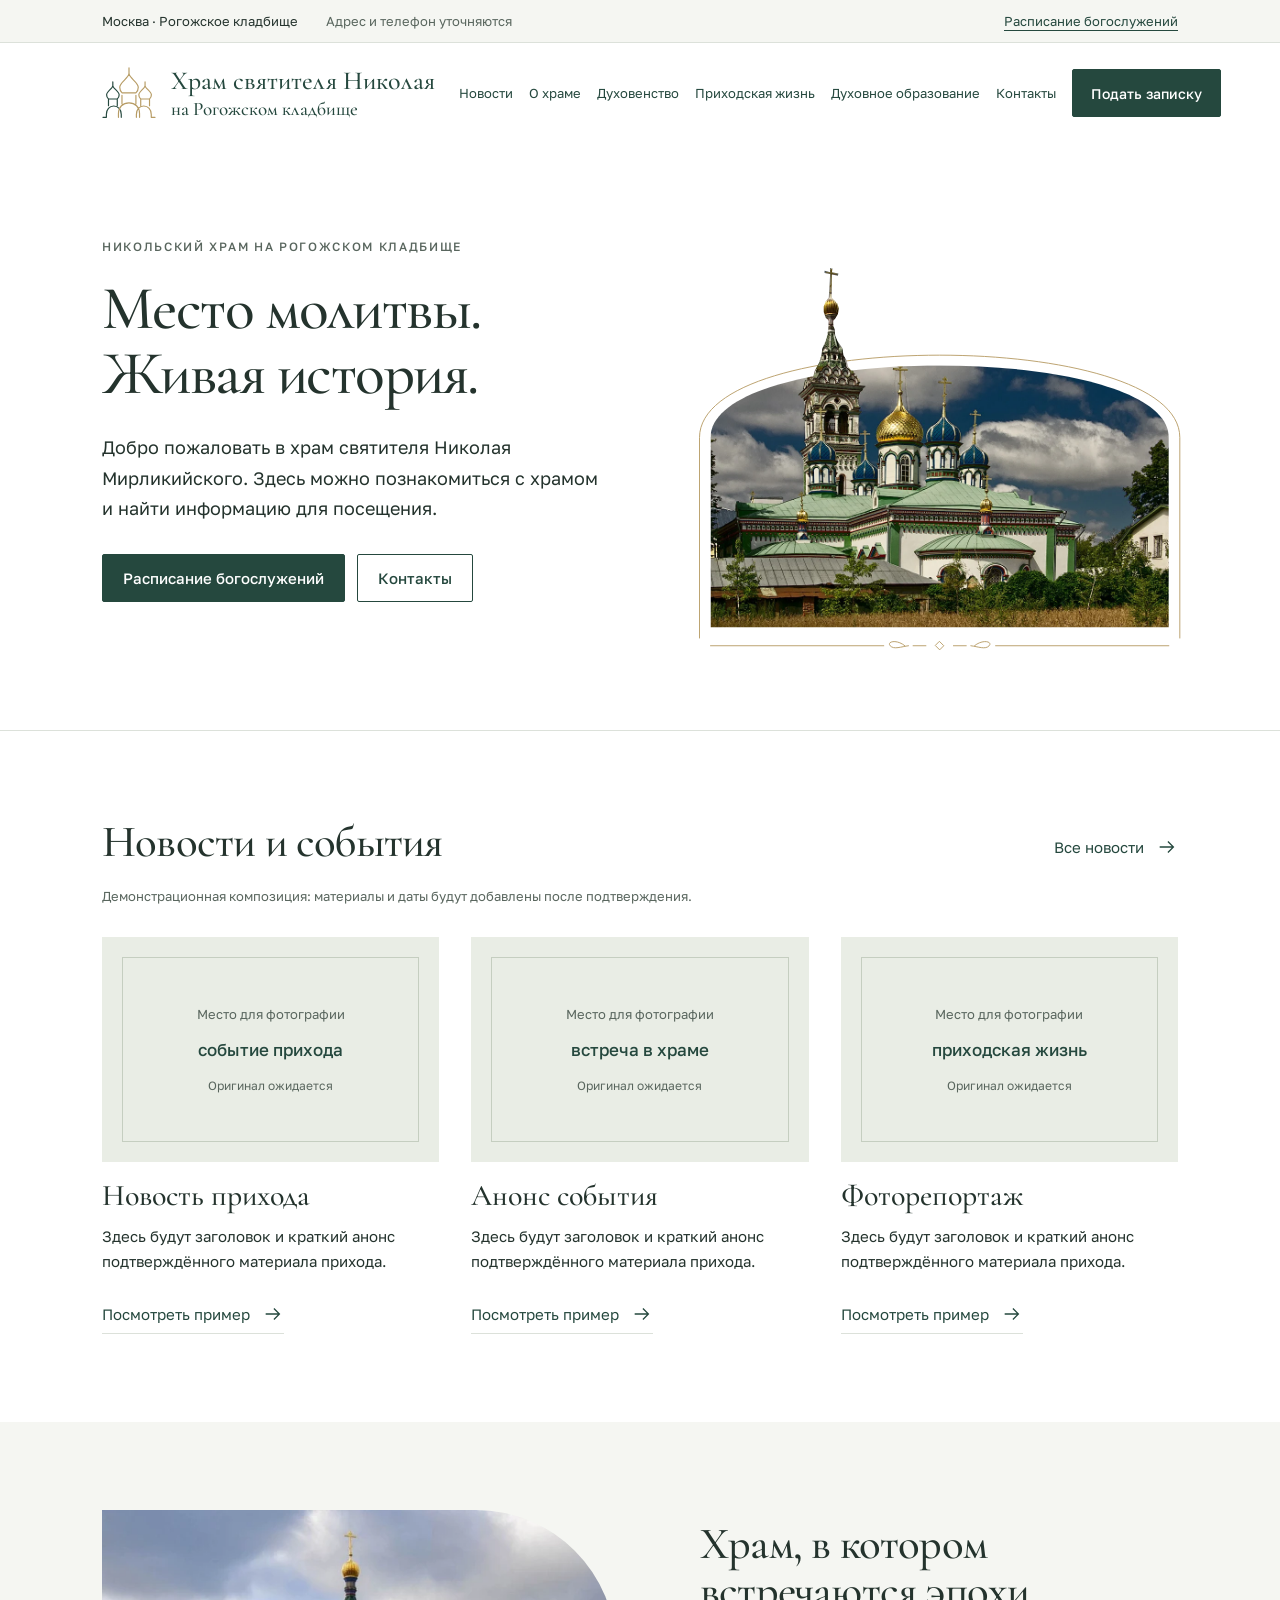
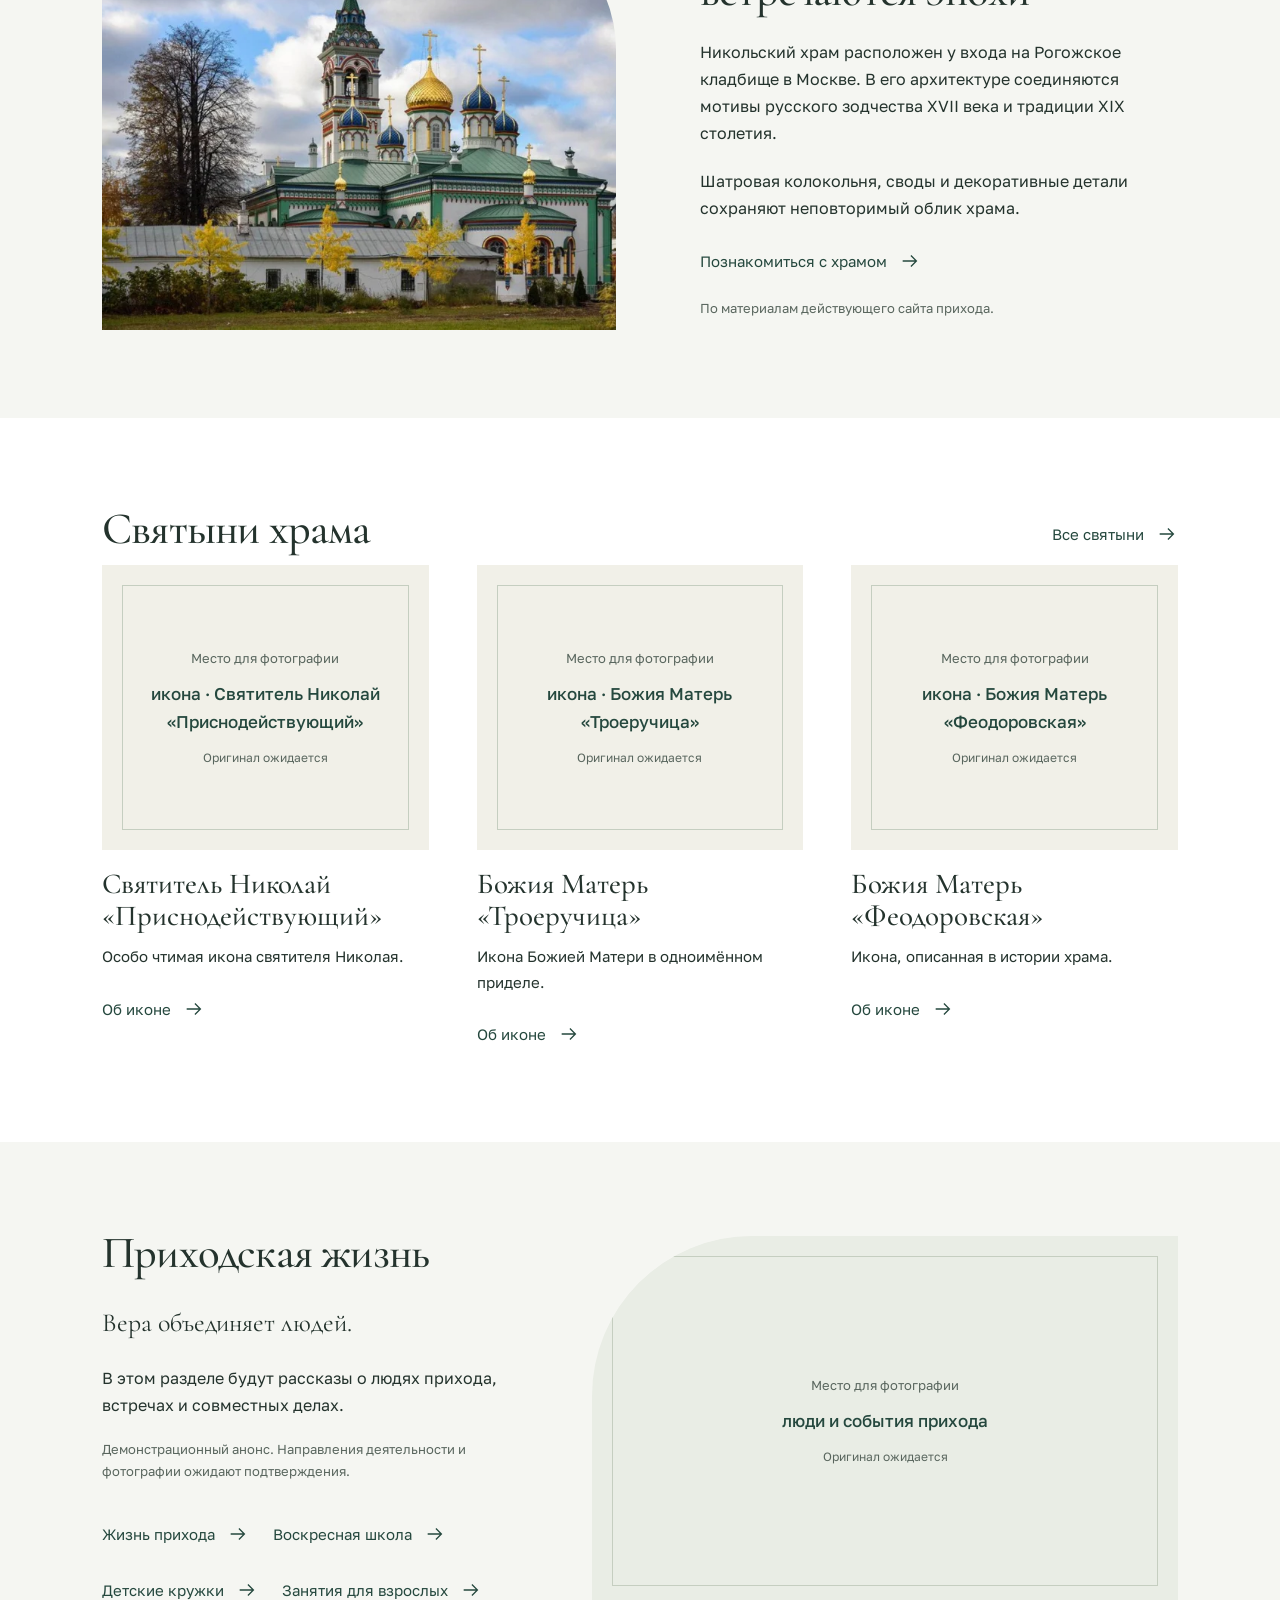
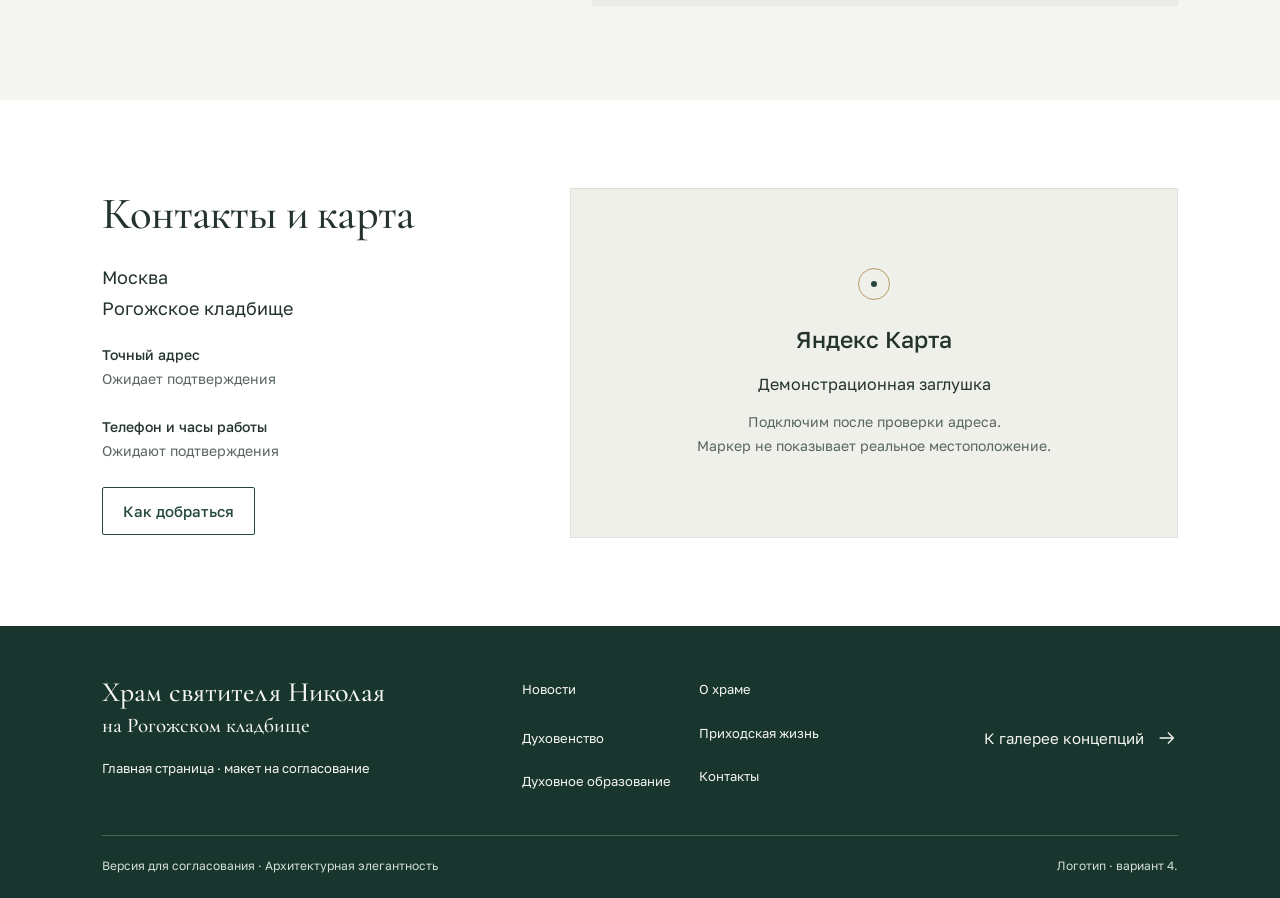
<file: index.html>
<!doctype html>
<html lang="ru"><head><meta charset="utf-8"><meta name="viewport" content="width=device-width, initial-scale=1"><meta name="description" content="Дизайн-концепция главной страницы Никольского храма на Рогожском кладбище. Предварительная версия для согласования."><title>Никольский храм — главная на согласование</title><link rel="preload" as="image" href="images/temple/temple-hero-1200.webp"><link rel="stylesheet" href="css/bootstrap.min.css"><link rel="stylesheet" href="css/fonts.css"><link rel="stylesheet" href="css/concepts.css"><script defer src="js/concepts.js"></script></head>
<body class="concept-01"><a class="skip-link" href="#main">Перейти к содержанию</a>
<header><div class="topbar"><div class="container topbar-inner"><span>Москва · Рогожское кладбище</span><span class="contact-pending">Адрес и телефон уточняются</span><button type="button" class="utility-link" data-page="Расписание богослужений" data-path="pages/schedule.html">Расписание богослужений</button></div></div>
<div class="container main-header"><a class="brand" href="#main" aria-label="Храм святителя Николая на Рогожском кладбище"><img src="images/logo-04.svg" alt="" width="54" height="52"><span>Храм святителя Николая<small>на Рогожском кладбище</small></span></a><button class="menu-toggle btn btn-outline-primary" aria-expanded="false" aria-controls="primary-nav">Меню</button><nav id="primary-nav" aria-label="Основная навигация"><a href="#news">Новости</a><a href="#about">О храме</a><button type="button" class="nav-link-button" data-page="Духовенство" data-path="pages/clergy.html">Духовенство</button><a href="#community">Приходская жизнь</a><button type="button" class="nav-link-button" data-page="Духовное образование" data-path="pages/education.html">Духовное образование</button><a href="#contacts">Контакты</a><button type="button" class="btn btn-primary" data-page="Подать записку" data-path="pages/notes.html">Подать записку</button></nav></div></header>
<main id="main"><section class="hero"><div class="container"><div class="row align-items-center g-5"><div class="col-md-6 hero-copy"><p class="eyebrow">Никольский храм на Рогожском кладбище</p><h1>Место молитвы.<br>Живая история.</h1><p class="lead">Добро пожаловать в храм святителя Николая Мирликийского. Здесь можно познакомиться с храмом и найти информацию для посещения.</p><div class="hero-actions"><button type="button" class="btn btn-primary" data-page="Расписание богослужений" data-path="pages/schedule.html">Расписание богослужений</button><a class="btn btn-outline-primary" href="#contacts">Контакты</a></div></div><div class="col-md-6 hero-art"><div class="hero-frame hero-frame-layered"><svg class="hero-composition" viewBox="0 0 1200 1040" role="img" aria-labelledby="hero-photo-title"><title id="hero-photo-title">Никольский храм: колокольня выходит за арочный контур фотографии</title><defs><clipPath id="hero-window"><path d="M180 974V560C180 350 1180 350 1180 560V974Z"/></clipPath><clipPath id="hero-building"><path transform="translate(0 80)" d="M441 110 L446 111 L445 119 L459 122 L458 127 L445 124 L444 174 L449 179 L457 188 L460 199 L458 210 L453 219 L448 225 L448 236 L451 244 L452 257 L457 269 L468 285 L470 300 L477 311 L480 325 L493 341 L510 357 L513 376 L515 430 L386 430 L390 374 L403 350 L408 333 L417 316 L422 300 L424 285 L431 269 L435 255 L437 243 L438 225 L431 218 L427 206 L427 194 L431 183 L438 175 L441 123 L429 121 L429 116 L441 119 Z"/></clipPath></defs><image href="images/temple/temple-hero-1200.webp" x="0" y="80" width="1200" height="904" clip-path="url(#hero-window)"/><path d="M156 998V560C156 320 1204 320 1204 560V998" fill="none" stroke="#B79C65" stroke-width="2"/><image href="images/temple/temple-hero-1200.webp" x="0" y="80" width="1200" height="904" clip-path="url(#hero-building)"/><g fill="none" stroke="#B79C65" stroke-width="2" stroke-linecap="round"><path d="M180 1014H558m244 0h378M604 1014c-18-15-40-9-32 0 8 9 24 2 40 0m144 0c18-15 40-9 32 0-8 9-24 2-40 0M622 1014h28m60 0h28"/><path d="m680 1005 9 9-9 9-9-9z"/></g></svg></div></div></div></div></section>
<section id="news" class="section news-section"><div class="container"><div class="section-heading"><div><h2>Новости и события</h2></div><button type="button" class="text-link" data-page="Все новости" data-path="pages/news.html">Все новости<svg class="arrow" viewBox="0 0 24 24" aria-hidden="true"><path d="M4 12h15m-6-6 6 6-6 6"/></svg></button></div><p class="demo-note">Демонстрационная композиция: материалы и даты будут добавлены после подтверждения.</p><div class="news-layout"><article class="news-item"><div class="media-placeholder news-media" role="img" aria-label="Место для фотографии: событие прихода. Оригинал ожидается"><span class="media-line" aria-hidden="true"></span><span class="media-caption">Место для фотографии<br><strong>событие прихода</strong><small>Оригинал ожидается</small></span></div><div class="news-copy"><h3>Новость прихода</h3><p>Здесь будут заголовок и краткий анонс подтверждённого материала прихода.</p><button type="button" class="text-link" data-page="Посмотреть пример" data-path="pages/news-article.html">Посмотреть пример<svg class="arrow" viewBox="0 0 24 24" aria-hidden="true"><path d="M4 12h15m-6-6 6 6-6 6"/></svg></button></div></article><article class="news-item"><div class="media-placeholder news-media" role="img" aria-label="Место для фотографии: встреча в храме. Оригинал ожидается"><span class="media-line" aria-hidden="true"></span><span class="media-caption">Место для фотографии<br><strong>встреча в храме</strong><small>Оригинал ожидается</small></span></div><div class="news-copy"><h3>Анонс события</h3><p>Здесь будут заголовок и краткий анонс подтверждённого материала прихода.</p><button type="button" class="text-link" data-page="Посмотреть пример" data-path="pages/news-article.html">Посмотреть пример<svg class="arrow" viewBox="0 0 24 24" aria-hidden="true"><path d="M4 12h15m-6-6 6 6-6 6"/></svg></button></div></article><article class="news-item"><div class="media-placeholder news-media" role="img" aria-label="Место для фотографии: приходская жизнь. Оригинал ожидается"><span class="media-line" aria-hidden="true"></span><span class="media-caption">Место для фотографии<br><strong>приходская жизнь</strong><small>Оригинал ожидается</small></span></div><div class="news-copy"><h3>Фоторепортаж</h3><p>Здесь будут заголовок и краткий анонс подтверждённого материала прихода.</p><button type="button" class="text-link" data-page="Посмотреть пример" data-path="pages/news-article.html">Посмотреть пример<svg class="arrow" viewBox="0 0 24 24" aria-hidden="true"><path d="M4 12h15m-6-6 6 6-6 6"/></svg></button></div></article></div></div></section>
<section id="about" class="section about-section"><div class="container"><div class="row align-items-center g-5"><div class="col-md-6 about-art"><div class="temple-photo about-media"><img src="images/temple/temple-about-800.webp" srcset="images/temple/temple-about-480.webp 480w, images/temple/temple-about-800.webp 800w, images/temple/temple-about-1000.webp 1000w" sizes="(min-width: 1400px) 620px, (min-width: 1200px) 530px, (min-width: 992px) 440px, (min-width: 768px) 330px, calc(100vw - 68px)" width="1000" height="695" alt="Общий вид Никольского храма на Рогожском кладбище" decoding="async" loading="lazy"></div></div><div class="col-md-6 about-copy"><h2>Храм, в котором<br>встречаются эпохи</h2><p>Никольский храм расположен у входа на Рогожское кладбище в Москве. В его архитектуре соединяются мотивы русского зодчества XVII века и традиции XIX столетия.</p><p>Шатровая колокольня, своды и декоративные детали сохраняют неповторимый облик храма.</p><button type="button" class="text-link" data-page="Познакомиться с храмом" data-path="pages/about.html">Познакомиться с храмом<svg class="arrow" viewBox="0 0 24 24" aria-hidden="true"><path d="M4 12h15m-6-6 6 6-6 6"/></svg></button><p class="source-note">По материалам действующего сайта прихода.</p></div></div></div></section>
<section id="shrines" class="section shrine-section"><div class="container"><div class="section-heading"><div><h2>Святыни храма</h2></div><button type="button" class="text-link" data-page="Все святыни" data-path="pages/shrines.html">Все святыни<svg class="arrow" viewBox="0 0 24 24" aria-hidden="true"><path d="M4 12h15m-6-6 6 6-6 6"/></svg></button></div><div class="shrine-layout"><article class="shrine-item"><div class="media-placeholder shrine-media" role="img" aria-label="Место для фотографии: икона · Святитель Николай «Приснодействующий». Оригинал ожидается"><span class="media-line" aria-hidden="true"></span><span class="media-caption">Место для фотографии<br><strong>икона · Святитель Николай «Приснодействующий»</strong><small>Оригинал ожидается</small></span></div><div><h3>Святитель Николай «Приснодействующий»</h3><p>Особо чтимая икона святителя Николая.</p><button type="button" class="text-link" data-page="Об иконе" data-path="pages/shrine.html">Об иконе<svg class="arrow" viewBox="0 0 24 24" aria-hidden="true"><path d="M4 12h15m-6-6 6 6-6 6"/></svg></button></div></article><article class="shrine-item"><div class="media-placeholder shrine-media" role="img" aria-label="Место для фотографии: икона · Божия Матерь «Троеручица». Оригинал ожидается"><span class="media-line" aria-hidden="true"></span><span class="media-caption">Место для фотографии<br><strong>икона · Божия Матерь «Троеручица»</strong><small>Оригинал ожидается</small></span></div><div><h3>Божия Матерь «Троеручица»</h3><p>Икона Божией Матери в одноимённом приделе.</p><button type="button" class="text-link" data-page="Об иконе" data-path="pages/shrine.html">Об иконе<svg class="arrow" viewBox="0 0 24 24" aria-hidden="true"><path d="M4 12h15m-6-6 6 6-6 6"/></svg></button></div></article><article class="shrine-item"><div class="media-placeholder shrine-media" role="img" aria-label="Место для фотографии: икона · Божия Матерь «Феодоровская». Оригинал ожидается"><span class="media-line" aria-hidden="true"></span><span class="media-caption">Место для фотографии<br><strong>икона · Божия Матерь «Феодоровская»</strong><small>Оригинал ожидается</small></span></div><div><h3>Божия Матерь «Феодоровская»</h3><p>Икона, описанная в истории храма.</p><button type="button" class="text-link" data-page="Об иконе" data-path="pages/shrine.html">Об иконе<svg class="arrow" viewBox="0 0 24 24" aria-hidden="true"><path d="M4 12h15m-6-6 6 6-6 6"/></svg></button></div></article></div></div></section>
<section id="community" class="section community-section"><div class="container"><div class="community-layout"><div class="community-copy"><h2>Приходская жизнь</h2><p class="lead">Вера объединяет людей.</p><p>В этом разделе будут рассказы о людях прихода, встречах и совместных делах.</p><p class="demo-note">Демонстрационный анонс. Направления деятельности и фотографии ожидают подтверждения.</p><nav class="community-links" aria-label="Направления приходской жизни"><button type="button" class="text-link" data-page="Жизнь прихода" data-path="pages/community.html">Жизнь прихода<svg class="arrow" viewBox="0 0 24 24" aria-hidden="true"><path d="M4 12h15m-6-6 6 6-6 6"/></svg></button><button type="button" class="text-link" data-page="Воскресная школа" data-path="pages/sunday-school.html">Воскресная школа<svg class="arrow" viewBox="0 0 24 24" aria-hidden="true"><path d="M4 12h15m-6-6 6 6-6 6"/></svg></button><button type="button" class="text-link" data-page="Детские кружки" data-path="pages/children-activities.html">Детские кружки<svg class="arrow" viewBox="0 0 24 24" aria-hidden="true"><path d="M4 12h15m-6-6 6 6-6 6"/></svg></button><button type="button" class="text-link" data-page="Занятия для взрослых" data-path="pages/adult-classes.html">Занятия для взрослых<svg class="arrow" viewBox="0 0 24 24" aria-hidden="true"><path d="M4 12h15m-6-6 6 6-6 6"/></svg></button></nav></div><div class="media-placeholder community-media" role="img" aria-label="Место для фотографии: люди и события прихода. Оригинал ожидается"><span class="media-line" aria-hidden="true"></span><span class="media-caption">Место для фотографии<br><strong>люди и события прихода</strong><small>Оригинал ожидается</small></span></div></div></div></section>
<section id="contacts" class="section contacts-section"><div class="container"><div class="row g-5 align-items-center"><div class="col-md-5"><h2>Контакты и карта</h2><p class="lead">Москва<br>Рогожское кладбище</p><dl><dt>Точный адрес</dt><dd>Ожидает подтверждения</dd><dt>Телефон и часы работы</dt><dd>Ожидают подтверждения</dd></dl><button type="button" class="btn btn-outline-primary" data-page="Как добраться" data-path="pages/contacts.html">Как добраться</button></div><div class="col-md-7"><div class="map-placeholder"><span class="map-cross" aria-hidden="true"></span><strong>Яндекс Карта</strong><p>Демонстрационная заглушка</p><small>Подключим после проверки адреса.<br>Маркер не показывает реальное местоположение.</small></div></div></div></div></section></main>
<footer><div class="container"><div class="footer-main"><div><p class="footer-brand">Храм святителя Николая<small>на Рогожском кладбище</small></p><p>Главная страница · макет на согласование</p></div><nav aria-label="Навигация в подвале"><a href="#news">Новости</a><a href="#about">О храме</a><button type="button" class="text-link" data-page="Духовенство" data-path="pages/clergy.html">Духовенство</button><a href="#community">Приходская жизнь</a><button type="button" class="text-link" data-page="Духовное образование" data-path="pages/education.html">Духовное образование</button><a href="#contacts">Контакты</a></nav><a class="text-link" href="concepts/index.html">К галерее концепций<svg class="arrow" viewBox="0 0 24 24" aria-hidden="true"><path d="M4 12h15m-6-6 6 6-6 6"/></svg></a></div><div class="footer-bottom"><span>Версия для согласования · Архитектурная элегантность</span><span>Логотип · вариант 4.</span></div></div></footer>
<dialog class="page-dialog" aria-labelledby="dialog-title"><div class="dialog-top"><p class="eyebrow">Предварительная концепция</p><button class="dialog-close" aria-label="Закрыть диалог" type="button">Закрыть</button></div><h2 id="dialog-title">Раздел в подготовке</h2><p>Эта внутренняя страница будет разработана после выбора дизайн-концепции. Расписание, формы, отправка записок и публикации пока не подключены.</p><p class="planned-path"></p><button class="btn btn-primary dialog-close" type="button">Понятно</button></dialog></body></html>
</file>
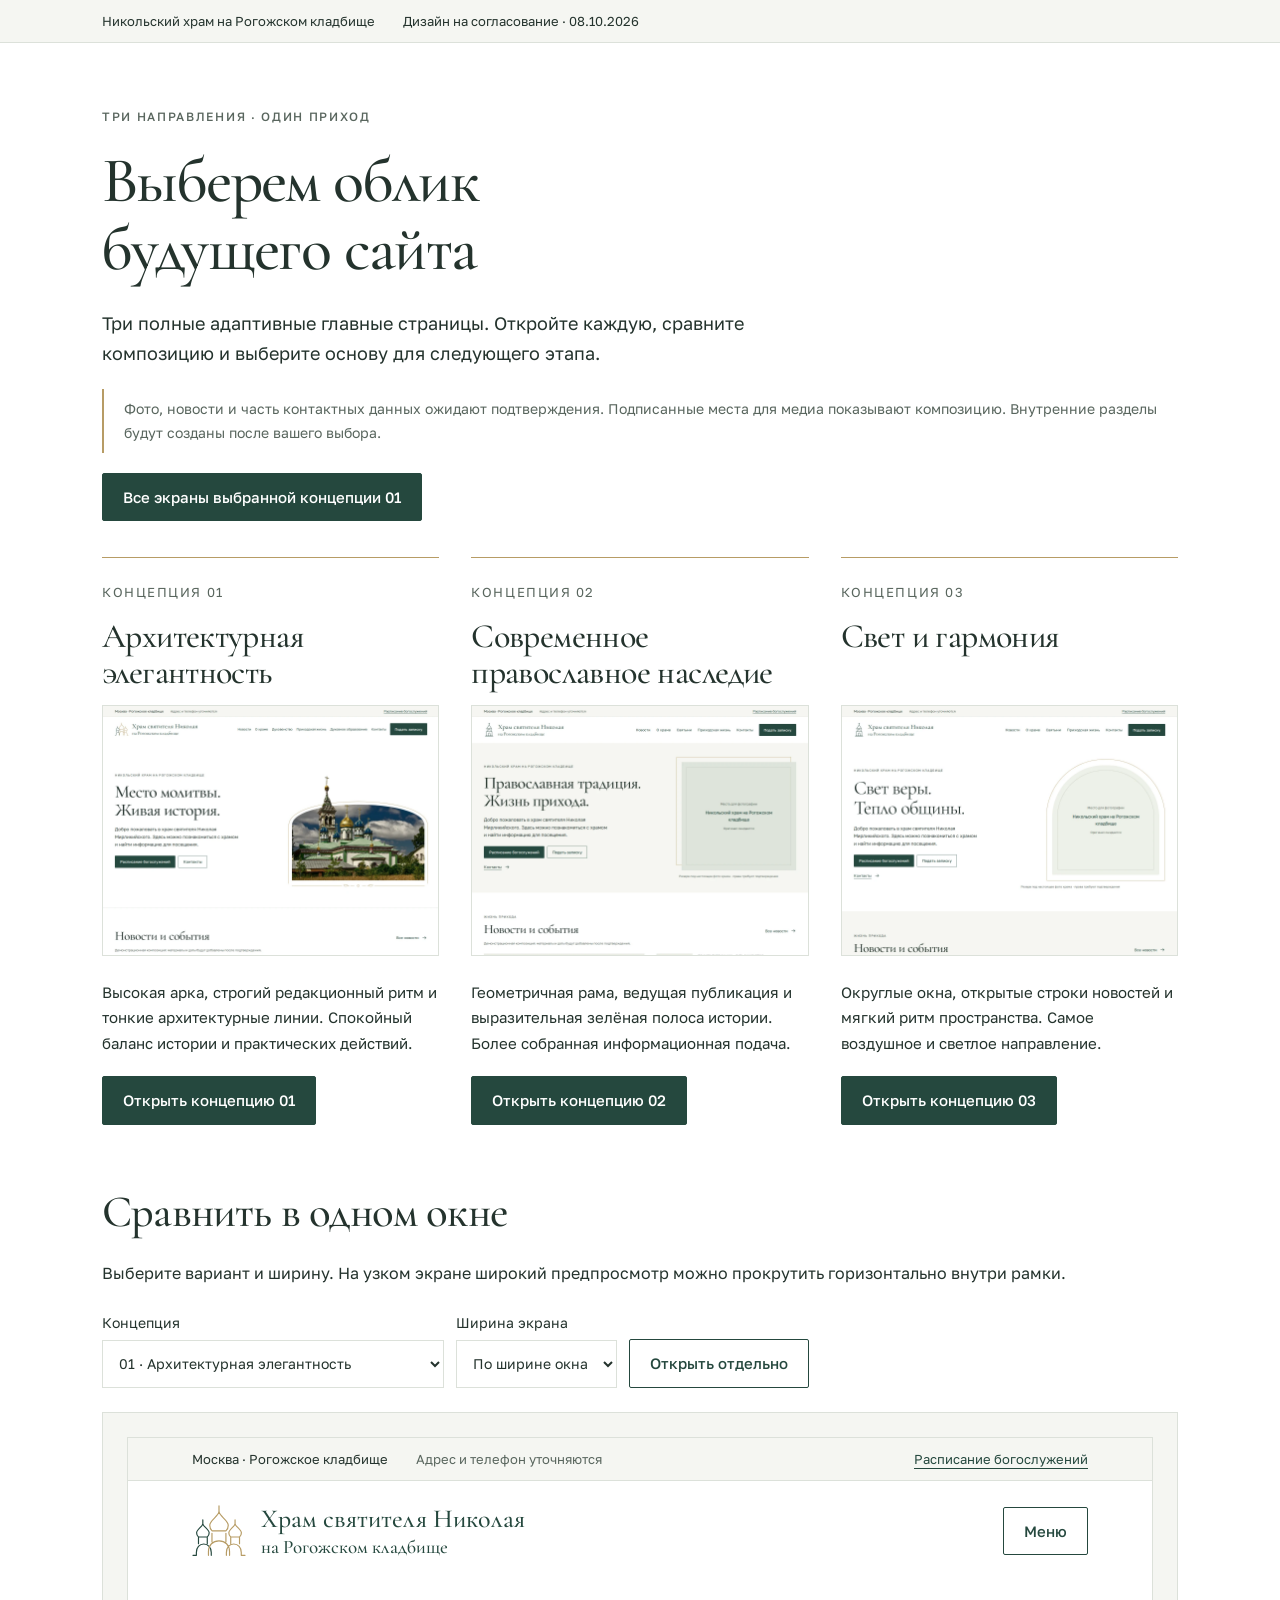
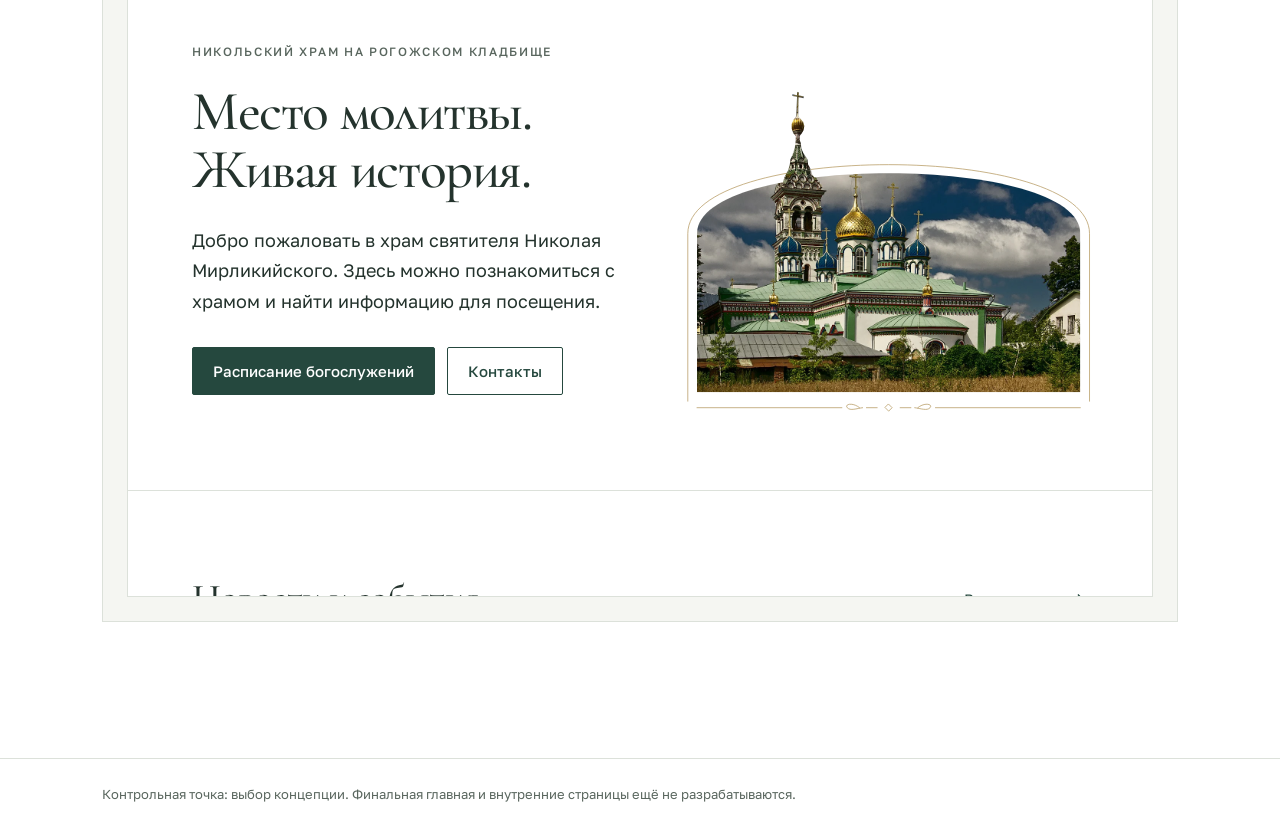
<file: concepts/index.html>
<!doctype html><html lang="ru"><head><meta charset="utf-8"><meta name="viewport" content="width=device-width, initial-scale=1"><title>Три концепции — Никольский храм</title><link rel="stylesheet" href="../css/bootstrap.min.css"><link rel="stylesheet" href="../css/fonts.css"><link rel="stylesheet" href="../css/concepts.css"><script defer src="../js/concepts.js"></script></head><body><a class="skip-link" href="#main">Перейти к содержанию</a><header class="topbar"><div class="container topbar-inner"><span>Никольский храм на Рогожском кладбище</span><span>Дизайн на согласование · 08.10.2026</span></div></header><main id="main"><section class="gallery-hero"><div class="container"><p class="eyebrow">Три направления · один приход</p><h1>Выберем облик<br>будущего сайта</h1><p class="lead gallery-intro">Три полные адаптивные главные страницы. Откройте каждую, сравните композицию и выберите основу для следующего этапа.</p><p class="status-banner">Фото, новости и часть контактных данных ожидают подтверждения. Подписанные места для медиа показывают композицию. Внутренние разделы будут созданы после вашего выбора.</p><p><a class="btn btn-primary" href="../review/index.html">Все экраны выбранной концепции 01</a></p><div class="gallery-grid"><article class="concept-card"><span class="concept-number">КОНЦЕПЦИЯ 01</span><h2>Архитектурная элегантность</h2><a class="preview-link" href="concept-01.html"><img src="../images/previews/concept-01.webp" alt="Скриншот первого экрана: Архитектурная элегантность" width="1440" height="1067" loading="lazy"></a><p>Высокая арка, строгий редакционный ритм и тонкие архитектурные линии. Спокойный баланс истории и практических действий.</p><a class="btn btn-primary" href="concept-01.html">Открыть концепцию 01</a></article><article class="concept-card"><span class="concept-number">КОНЦЕПЦИЯ 02</span><h2>Современное православное наследие</h2><a class="preview-link" href="concept-02.html"><img src="../images/previews/concept-02.webp" alt="Скриншот первого экрана: Современное православное наследие" width="1440" height="1067" loading="lazy"></a><p>Геометричная рама, ведущая публикация и выразительная зелёная полоса истории. Более собранная информационная подача.</p><a class="btn btn-primary" href="concept-02.html">Открыть концепцию 02</a></article><article class="concept-card"><span class="concept-number">КОНЦЕПЦИЯ 03</span><h2>Свет и гармония</h2><a class="preview-link" href="concept-03.html"><img src="../images/previews/concept-03.webp" alt="Скриншот первого экрана: Свет и гармония" width="1440" height="1067" loading="lazy"></a><p>Округлые окна, открытые строки новостей и мягкий ритм пространства. Самое воздушное и светлое направление.</p><a class="btn btn-primary" href="concept-03.html">Открыть концепцию 03</a></article></div></div></section><section class="section compare-section"><div class="container"><h2>Сравнить в одном окне</h2><p>Выберите вариант и ширину. На узком экране широкий предпросмотр можно прокрутить горизонтально внутри рамки.</p><div class="compare-controls"><label for="concept-select">Концепция<select id="concept-select" aria-label="Концепция"><option value="concept-01.html">01 · Архитектурная элегантность</option><option value="concept-02.html">02 · Современное православное наследие</option><option value="concept-03.html">03 · Свет и гармония</option></select></label><label for="width-select">Ширина экрана<select id="width-select" aria-label="Ширина экрана"><option value="auto">По ширине окна</option><option>1440</option><option>1024</option><option>768</option><option>375</option><option>320</option></select></label><a class="btn btn-outline-primary open-current" href="concept-01.html">Открыть отдельно</a></div><div class="compare-stage"><iframe class="compare-frame" src="concept-01.html" title="Предпросмотр: Архитектурная элегантность" loading="lazy"></iframe></div></div></section></main><footer class="gallery-footer"><div class="container">Контрольная точка: выбор концепции. Финальная главная и внутренние страницы ещё не разрабатываются.</div></footer></body></html>
</file>
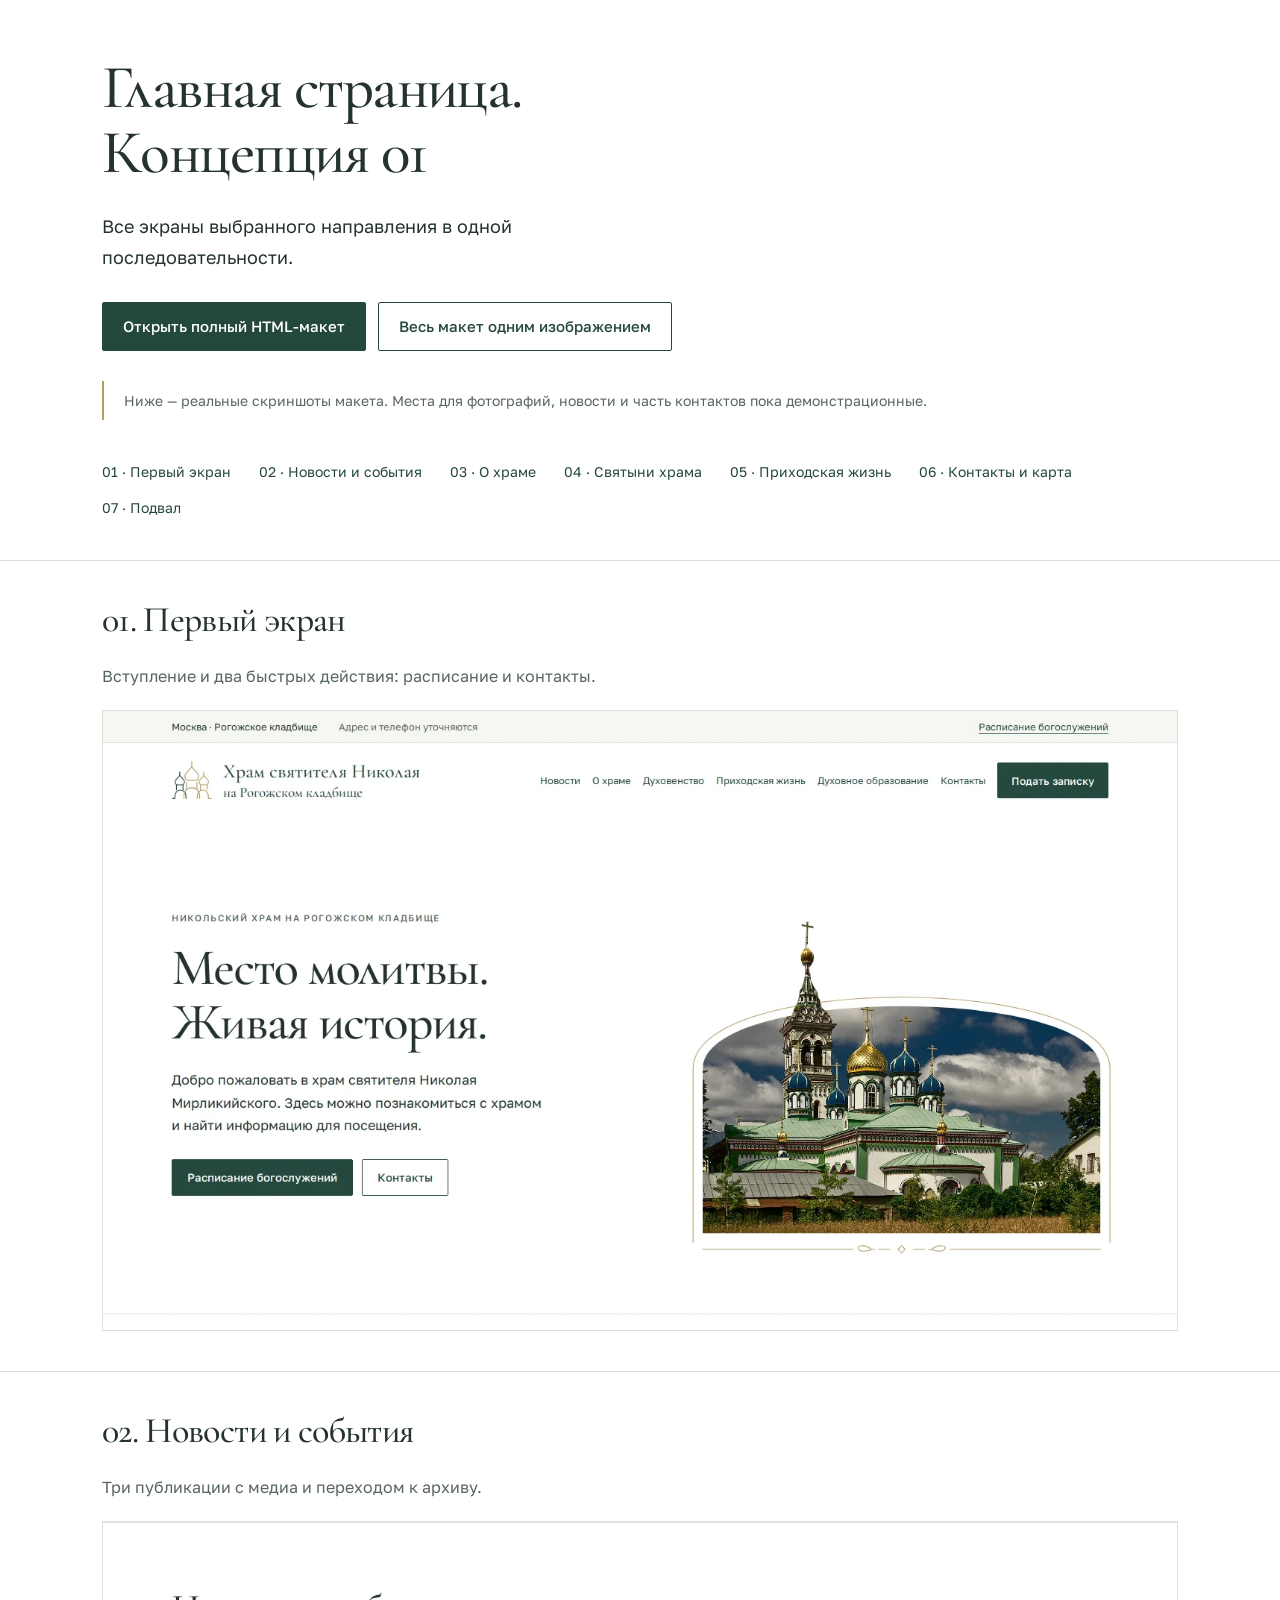
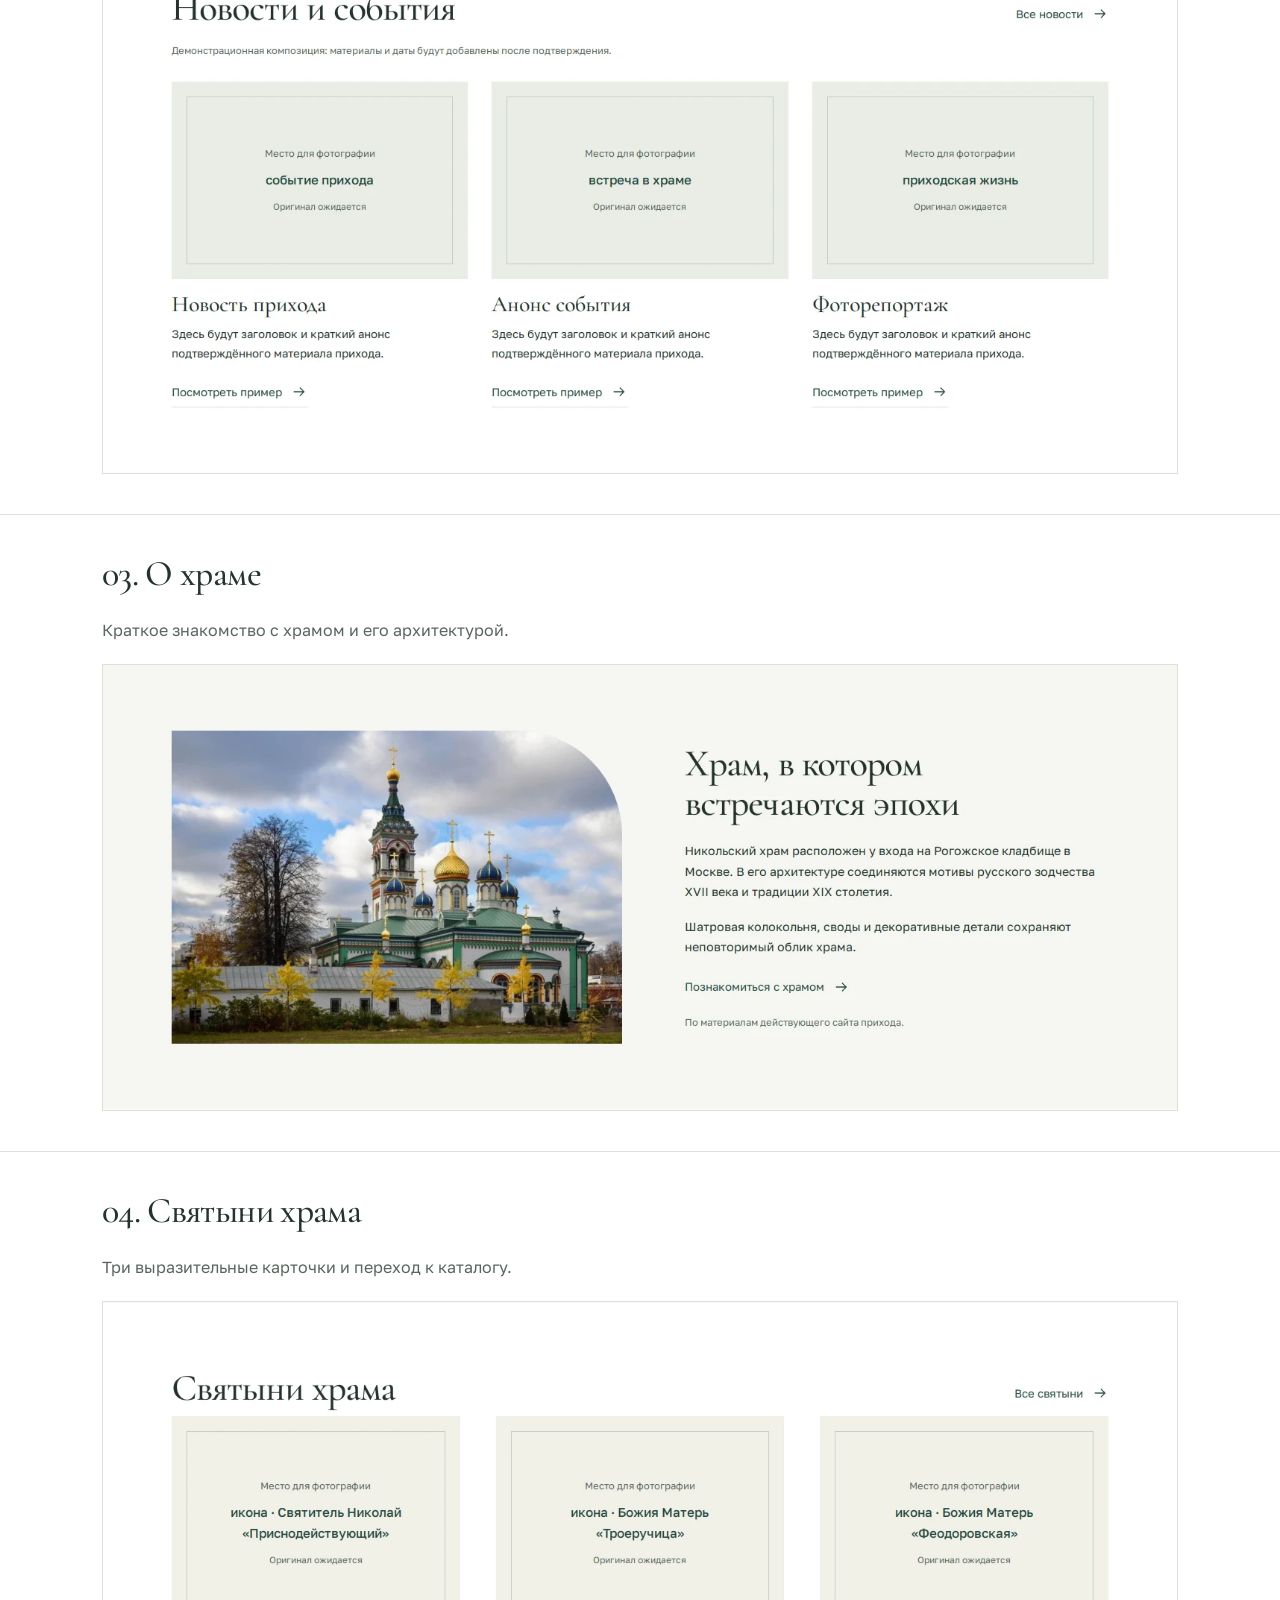
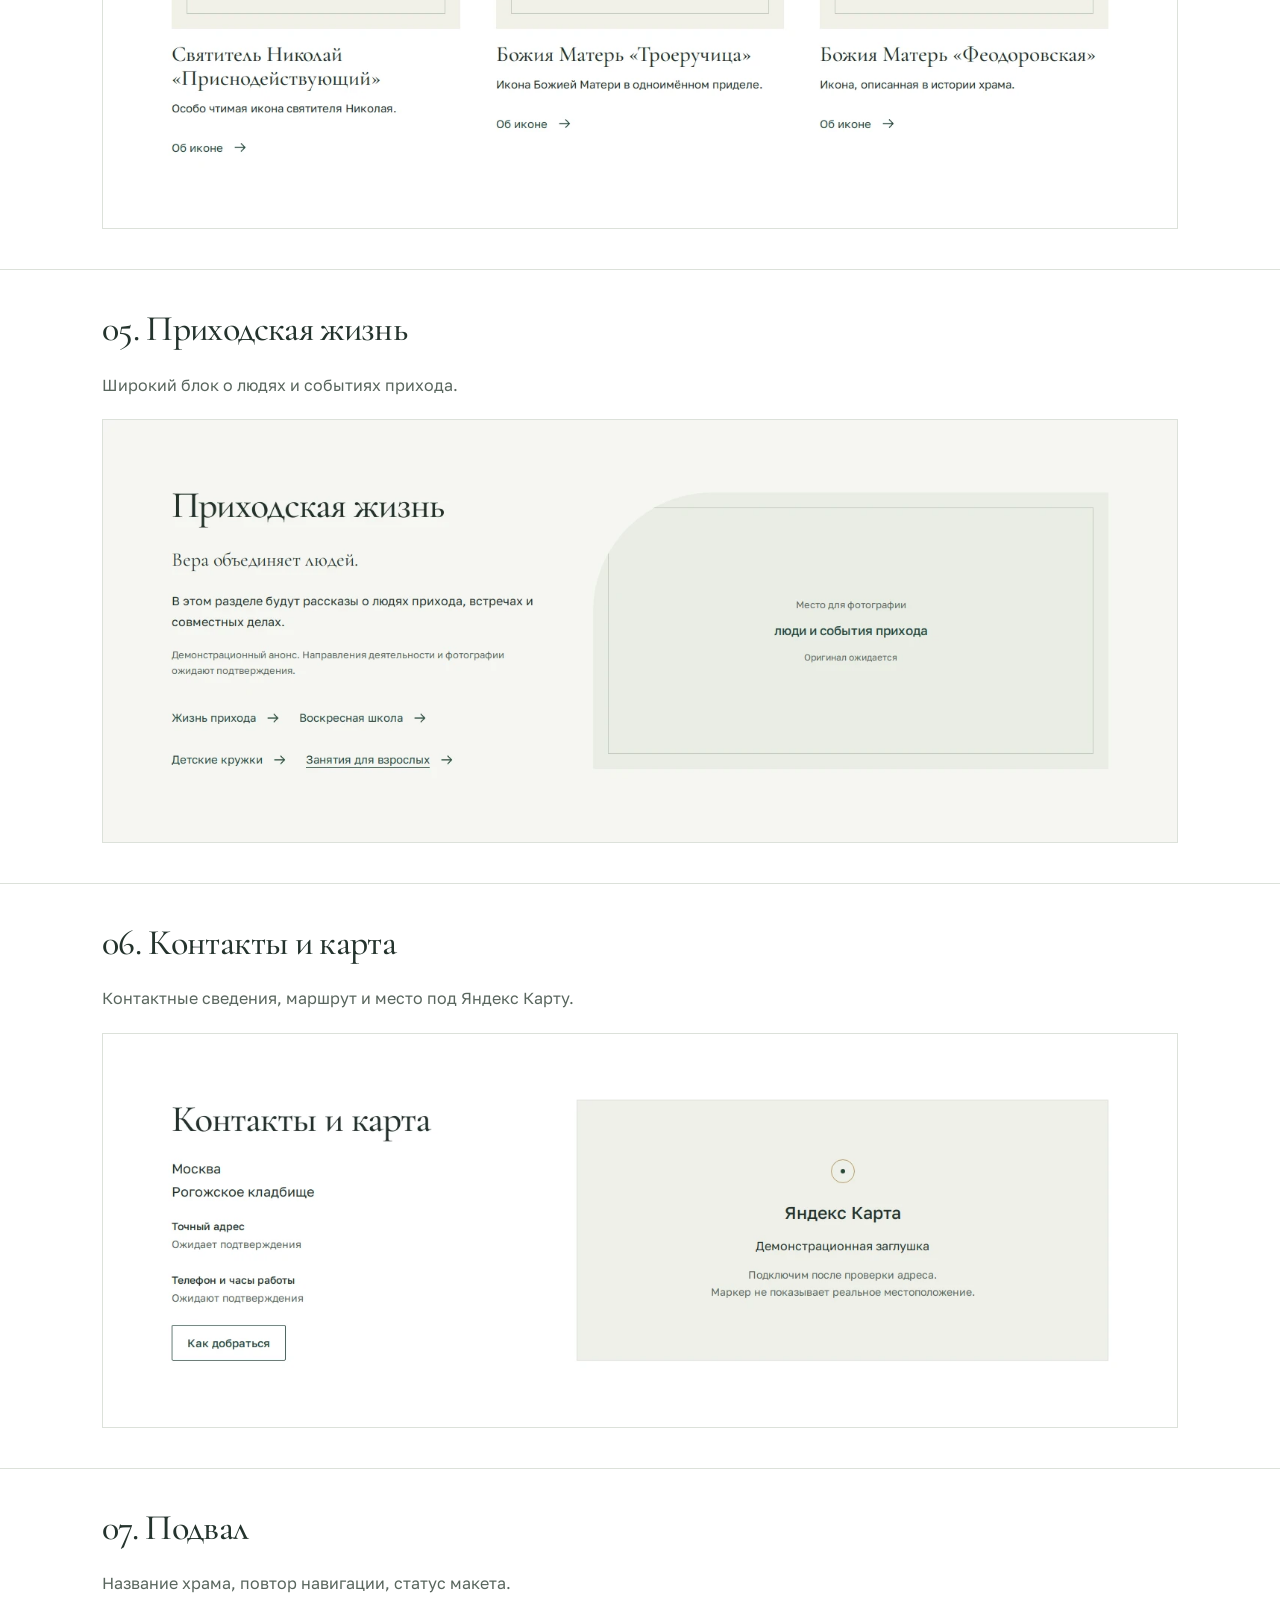
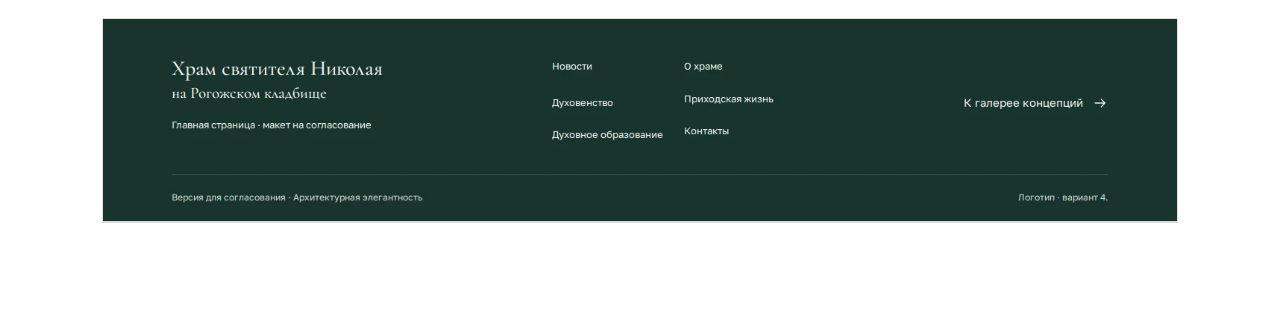
<file: review/index.html>
<!doctype html><html lang="ru"><head><meta charset="utf-8"><meta name="viewport" content="width=device-width, initial-scale=1"><title>Структура главной — концепция 01</title><link rel="stylesheet" href="../css/bootstrap.min.css"><link rel="stylesheet" href="../css/fonts.css"><link rel="stylesheet" href="../css/concepts.css"></head><body><a class="skip-link" href="#main">Перейти к содержанию</a><main id="main" class="structure-review"><div class="container"><h1>Главная страница.<br>Концепция 01</h1><p class="lead">Все экраны выбранного направления в одной последовательности.</p><div class="hero-actions"><a class="btn btn-primary" href="../index.html">Открыть полный HTML-макет</a><a class="btn btn-outline-primary" href="../images/previews/homepage/full.webp">Весь макет одним изображением</a></div><p class="status-banner">Ниже — реальные скриншоты макета. Места для фотографий, новости и часть контактов пока демонстрационные.</p><nav class="structure-links" aria-label="Блоки главной"><a href="#hero">01 · Первый экран</a><a href="#news">02 · Новости и события</a><a href="#about">03 · О храме</a><a href="#shrines">04 · Святыни храма</a><a href="#community">05 · Приходская жизнь</a><a href="#contacts">06 · Контакты и карта</a><a href="#footer">07 · Подвал</a></nav></div><section id="hero" class="structure-block"><div class="container"><h2>01. Первый экран</h2><p>Вступление и два быстрых действия: расписание и контакты.</p><a href="../index.html"><img class="structure-shot" src="../images/previews/homepage/hero.webp" alt="Реальный скриншот блока: Первый экран" loading="lazy" width="1440"></a></div></section><section id="news" class="structure-block"><div class="container"><h2>02. Новости и события</h2><p>Три публикации с медиа и переходом к архиву.</p><a href="../index.html#news"><img class="structure-shot" src="../images/previews/homepage/news.webp" alt="Реальный скриншот блока: Новости и события" loading="lazy" width="1440"></a></div></section><section id="about" class="structure-block"><div class="container"><h2>03. О храме</h2><p>Краткое знакомство с храмом и его архитектурой.</p><a href="../index.html#about"><img class="structure-shot" src="../images/previews/homepage/about.webp" alt="Реальный скриншот блока: О храме" loading="lazy" width="1440"></a></div></section><section id="shrines" class="structure-block"><div class="container"><h2>04. Святыни храма</h2><p>Три выразительные карточки и переход к каталогу.</p><a href="../index.html#shrines"><img class="structure-shot" src="../images/previews/homepage/shrines.webp" alt="Реальный скриншот блока: Святыни храма" loading="lazy" width="1440"></a></div></section><section id="community" class="structure-block"><div class="container"><h2>05. Приходская жизнь</h2><p>Широкий блок о людях и событиях прихода.</p><a href="../index.html#community"><img class="structure-shot" src="../images/previews/homepage/community.webp" alt="Реальный скриншот блока: Приходская жизнь" loading="lazy" width="1440"></a></div></section><section id="contacts" class="structure-block"><div class="container"><h2>06. Контакты и карта</h2><p>Контактные сведения, маршрут и место под Яндекс Карту.</p><a href="../index.html#contacts"><img class="structure-shot" src="../images/previews/homepage/contacts.webp" alt="Реальный скриншот блока: Контакты и карта" loading="lazy" width="1440"></a></div></section><section id="footer" class="structure-block"><div class="container"><h2>07. Подвал</h2><p>Название храма, повтор навигации, статус макета.</p><a href="../index.html"><img class="structure-shot" src="../images/previews/homepage/footer.webp" alt="Реальный скриншот блока: Подвал" loading="lazy" width="1440"></a></div></section></main></body></html>
</file>
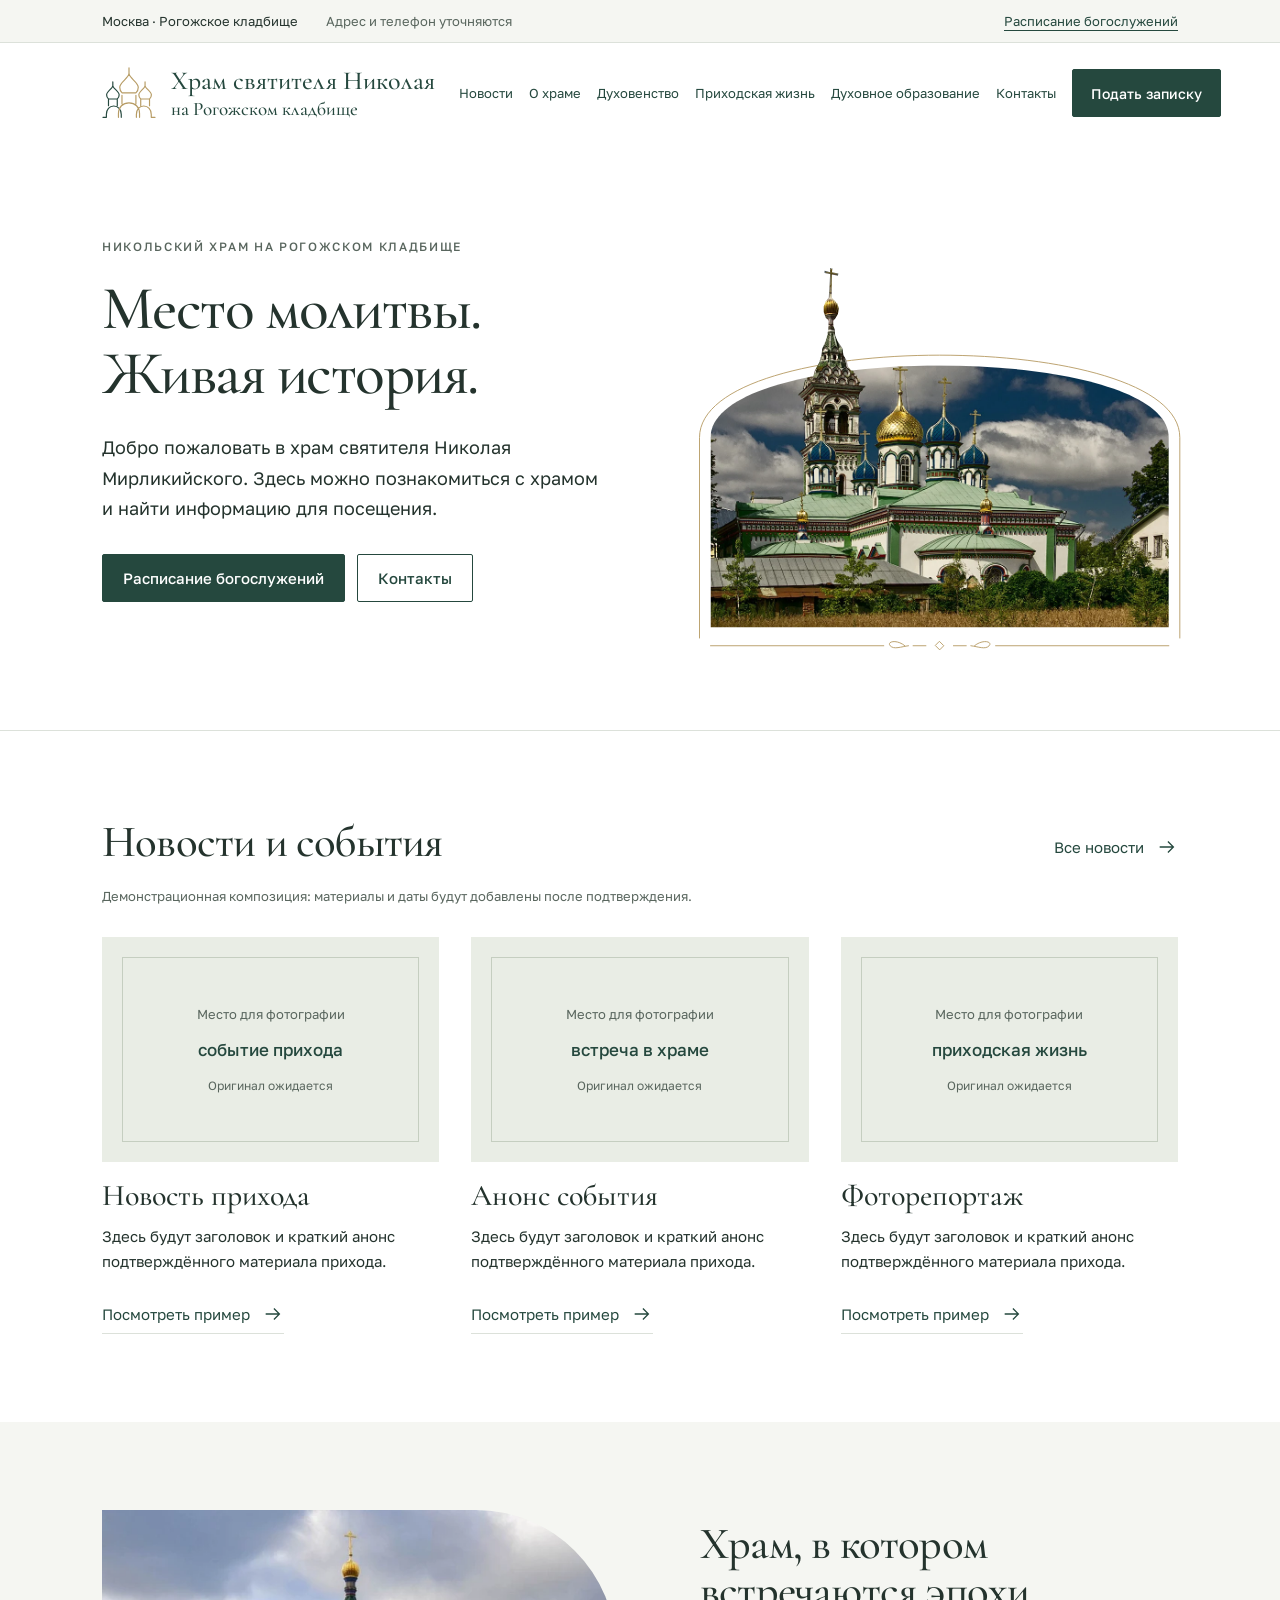
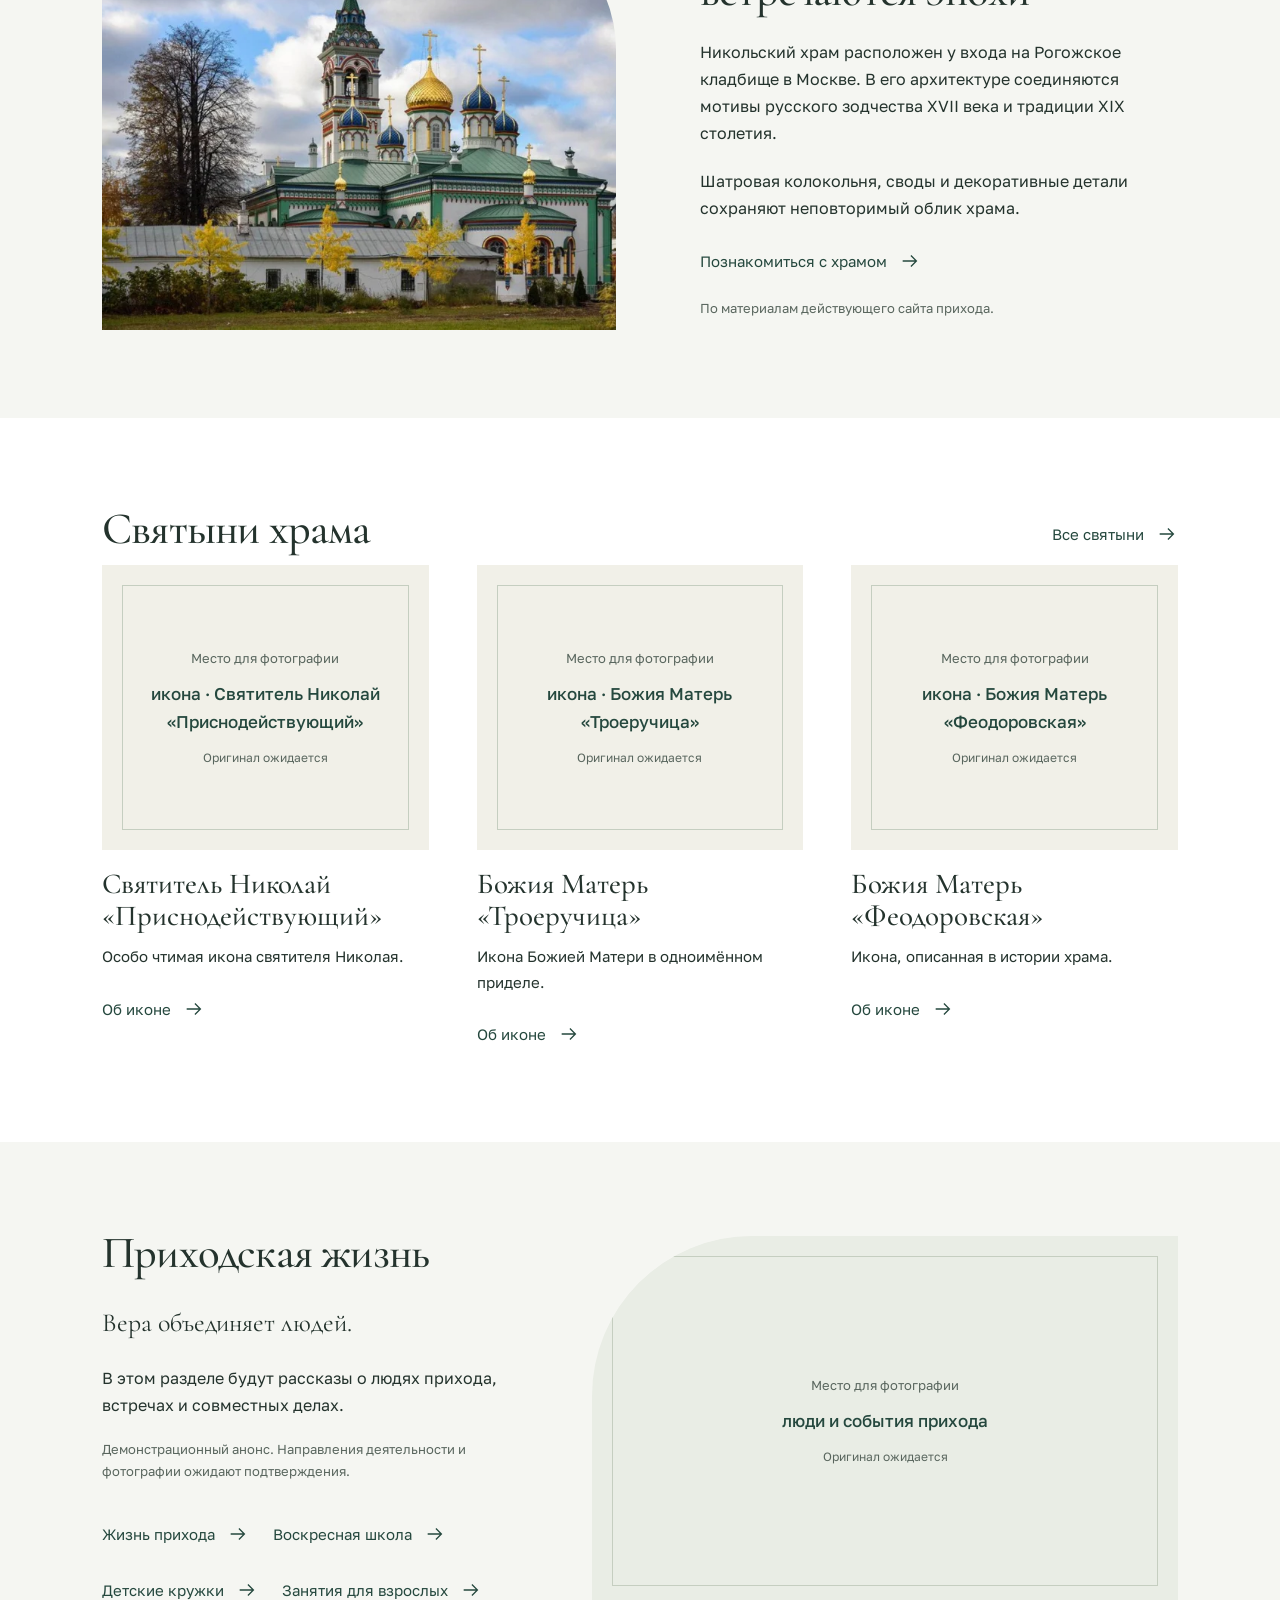
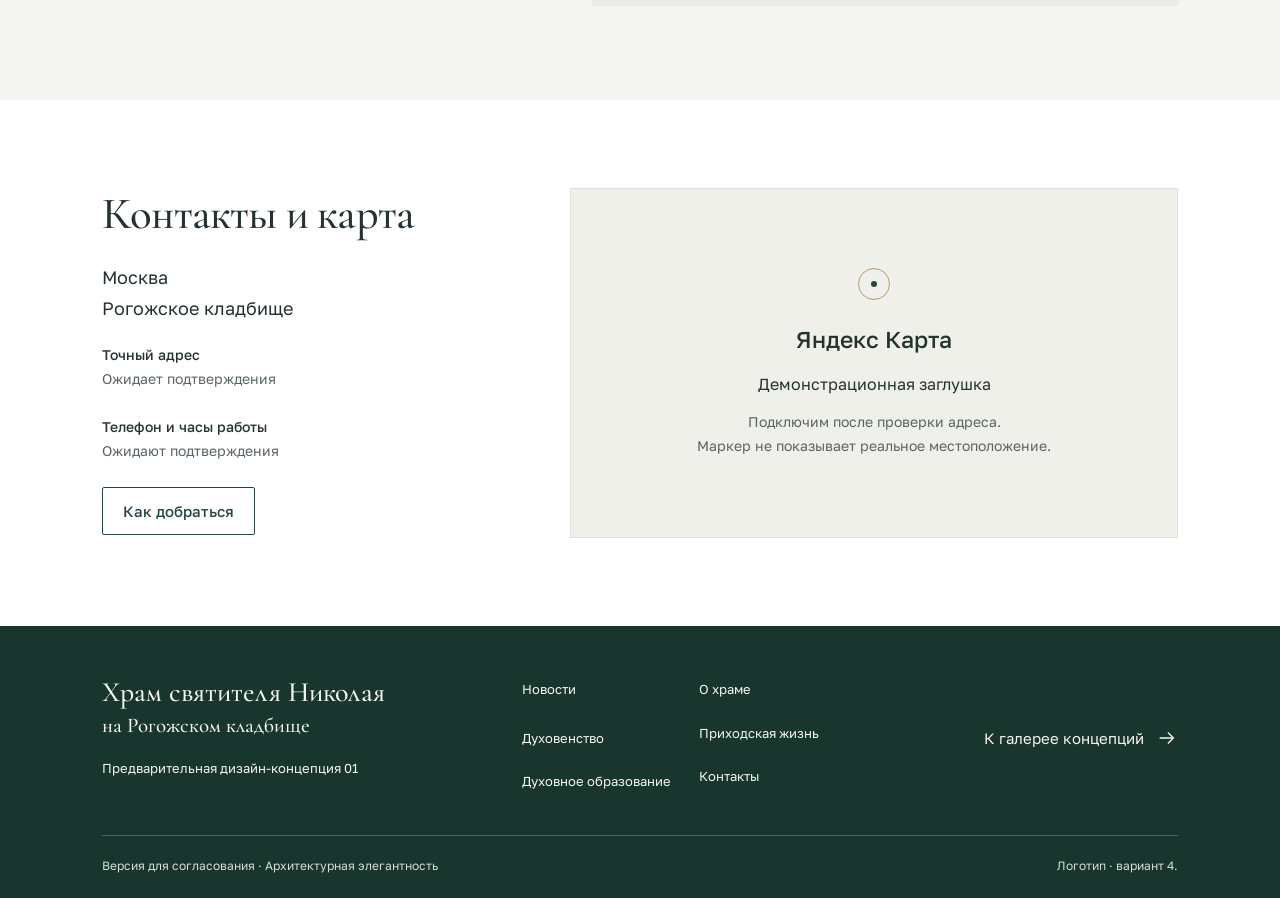
<file: concepts/concept-01.html>
<!doctype html>
<html lang="ru"><head><meta charset="utf-8"><meta name="viewport" content="width=device-width, initial-scale=1"><meta name="description" content="Дизайн-концепция главной страницы Никольского храма на Рогожском кладбище. Предварительная версия для согласования."><title>Архитектурная элегантность — Никольский храм</title><link rel="preload" as="image" href="../images/temple/temple-hero-1200.webp"><link rel="stylesheet" href="../css/bootstrap.min.css"><link rel="stylesheet" href="../css/fonts.css"><link rel="stylesheet" href="../css/concepts.css"><script defer src="../js/concepts.js"></script></head>
<body class="concept-01"><a class="skip-link" href="#main">Перейти к содержанию</a>
<header><div class="topbar"><div class="container topbar-inner"><span>Москва · Рогожское кладбище</span><span class="contact-pending">Адрес и телефон уточняются</span><button type="button" class="utility-link" data-page="Расписание богослужений" data-path="pages/schedule.html">Расписание богослужений</button></div></div>
<div class="container main-header"><a class="brand" href="#main" aria-label="Храм святителя Николая на Рогожском кладбище"><img src="../images/logo-04.svg" alt="" width="54" height="52"><span>Храм святителя Николая<small>на Рогожском кладбище</small></span></a><button class="menu-toggle btn btn-outline-primary" aria-expanded="false" aria-controls="primary-nav">Меню</button><nav id="primary-nav" aria-label="Основная навигация"><a href="#news">Новости</a><a href="#about">О храме</a><button type="button" class="nav-link-button" data-page="Духовенство" data-path="pages/clergy.html">Духовенство</button><a href="#community">Приходская жизнь</a><button type="button" class="nav-link-button" data-page="Духовное образование" data-path="pages/education.html">Духовное образование</button><a href="#contacts">Контакты</a><button type="button" class="btn btn-primary" data-page="Подать записку" data-path="pages/notes.html">Подать записку</button></nav></div></header>
<main id="main"><section class="hero"><div class="container"><div class="row align-items-center g-5"><div class="col-md-6 hero-copy"><p class="eyebrow">Никольский храм на Рогожском кладбище</p><h1>Место молитвы.<br>Живая история.</h1><p class="lead">Добро пожаловать в храм святителя Николая Мирликийского. Здесь можно познакомиться с храмом и найти информацию для посещения.</p><div class="hero-actions"><button type="button" class="btn btn-primary" data-page="Расписание богослужений" data-path="pages/schedule.html">Расписание богослужений</button><a class="btn btn-outline-primary" href="#contacts">Контакты</a></div></div><div class="col-md-6 hero-art"><div class="hero-frame hero-frame-layered"><svg class="hero-composition" viewBox="0 0 1200 1040" role="img" aria-labelledby="hero-photo-title"><title id="hero-photo-title">Никольский храм: колокольня выходит за арочный контур фотографии</title><defs><clipPath id="hero-window"><path d="M180 974V560C180 350 1180 350 1180 560V974Z"/></clipPath><clipPath id="hero-building"><path transform="translate(0 80)" d="M441 110 L446 111 L445 119 L459 122 L458 127 L445 124 L444 174 L449 179 L457 188 L460 199 L458 210 L453 219 L448 225 L448 236 L451 244 L452 257 L457 269 L468 285 L470 300 L477 311 L480 325 L493 341 L510 357 L513 376 L515 430 L386 430 L390 374 L403 350 L408 333 L417 316 L422 300 L424 285 L431 269 L435 255 L437 243 L438 225 L431 218 L427 206 L427 194 L431 183 L438 175 L441 123 L429 121 L429 116 L441 119 Z"/></clipPath></defs><image href="../images/temple/temple-hero-1200.webp" x="0" y="80" width="1200" height="904" clip-path="url(#hero-window)"/><path d="M156 998V560C156 320 1204 320 1204 560V998" fill="none" stroke="#B79C65" stroke-width="2"/><image href="../images/temple/temple-hero-1200.webp" x="0" y="80" width="1200" height="904" clip-path="url(#hero-building)"/><g fill="none" stroke="#B79C65" stroke-width="2" stroke-linecap="round"><path d="M180 1014H558m244 0h378M604 1014c-18-15-40-9-32 0 8 9 24 2 40 0m144 0c18-15 40-9 32 0-8 9-24 2-40 0M622 1014h28m60 0h28"/><path d="m680 1005 9 9-9 9-9-9z"/></g></svg></div></div></div></div></section>
<section id="news" class="section news-section"><div class="container"><div class="section-heading"><div><h2>Новости и события</h2></div><button type="button" class="text-link" data-page="Все новости" data-path="pages/news.html">Все новости<svg class="arrow" viewBox="0 0 24 24" aria-hidden="true"><path d="M4 12h15m-6-6 6 6-6 6"/></svg></button></div><p class="demo-note">Демонстрационная композиция: материалы и даты будут добавлены после подтверждения.</p><div class="news-layout"><article class="news-item"><div class="media-placeholder news-media" role="img" aria-label="Место для фотографии: событие прихода. Оригинал ожидается"><span class="media-line" aria-hidden="true"></span><span class="media-caption">Место для фотографии<br><strong>событие прихода</strong><small>Оригинал ожидается</small></span></div><div class="news-copy"><h3>Новость прихода</h3><p>Здесь будут заголовок и краткий анонс подтверждённого материала прихода.</p><button type="button" class="text-link" data-page="Посмотреть пример" data-path="pages/news-article.html">Посмотреть пример<svg class="arrow" viewBox="0 0 24 24" aria-hidden="true"><path d="M4 12h15m-6-6 6 6-6 6"/></svg></button></div></article><article class="news-item"><div class="media-placeholder news-media" role="img" aria-label="Место для фотографии: встреча в храме. Оригинал ожидается"><span class="media-line" aria-hidden="true"></span><span class="media-caption">Место для фотографии<br><strong>встреча в храме</strong><small>Оригинал ожидается</small></span></div><div class="news-copy"><h3>Анонс события</h3><p>Здесь будут заголовок и краткий анонс подтверждённого материала прихода.</p><button type="button" class="text-link" data-page="Посмотреть пример" data-path="pages/news-article.html">Посмотреть пример<svg class="arrow" viewBox="0 0 24 24" aria-hidden="true"><path d="M4 12h15m-6-6 6 6-6 6"/></svg></button></div></article><article class="news-item"><div class="media-placeholder news-media" role="img" aria-label="Место для фотографии: приходская жизнь. Оригинал ожидается"><span class="media-line" aria-hidden="true"></span><span class="media-caption">Место для фотографии<br><strong>приходская жизнь</strong><small>Оригинал ожидается</small></span></div><div class="news-copy"><h3>Фоторепортаж</h3><p>Здесь будут заголовок и краткий анонс подтверждённого материала прихода.</p><button type="button" class="text-link" data-page="Посмотреть пример" data-path="pages/news-article.html">Посмотреть пример<svg class="arrow" viewBox="0 0 24 24" aria-hidden="true"><path d="M4 12h15m-6-6 6 6-6 6"/></svg></button></div></article></div></div></section>
<section id="about" class="section about-section"><div class="container"><div class="row align-items-center g-5"><div class="col-md-6 about-art"><div class="temple-photo about-media"><img src="../images/temple/temple-about-800.webp" srcset="../images/temple/temple-about-480.webp 480w, ../images/temple/temple-about-800.webp 800w, ../images/temple/temple-about-1000.webp 1000w" sizes="(min-width: 1400px) 620px, (min-width: 1200px) 530px, (min-width: 992px) 440px, (min-width: 768px) 330px, calc(100vw - 68px)" width="1000" height="695" alt="Общий вид Никольского храма на Рогожском кладбище" decoding="async" loading="lazy"></div></div><div class="col-md-6 about-copy"><h2>Храм, в котором<br>встречаются эпохи</h2><p>Никольский храм расположен у входа на Рогожское кладбище в Москве. В его архитектуре соединяются мотивы русского зодчества XVII века и традиции XIX столетия.</p><p>Шатровая колокольня, своды и декоративные детали сохраняют неповторимый облик храма.</p><button type="button" class="text-link" data-page="Познакомиться с храмом" data-path="pages/about.html">Познакомиться с храмом<svg class="arrow" viewBox="0 0 24 24" aria-hidden="true"><path d="M4 12h15m-6-6 6 6-6 6"/></svg></button><p class="source-note">По материалам действующего сайта прихода.</p></div></div></div></section>
<section id="shrines" class="section shrine-section"><div class="container"><div class="section-heading"><div><h2>Святыни храма</h2></div><button type="button" class="text-link" data-page="Все святыни" data-path="pages/shrines.html">Все святыни<svg class="arrow" viewBox="0 0 24 24" aria-hidden="true"><path d="M4 12h15m-6-6 6 6-6 6"/></svg></button></div><div class="shrine-layout"><article class="shrine-item"><div class="media-placeholder shrine-media" role="img" aria-label="Место для фотографии: икона · Святитель Николай «Приснодействующий». Оригинал ожидается"><span class="media-line" aria-hidden="true"></span><span class="media-caption">Место для фотографии<br><strong>икона · Святитель Николай «Приснодействующий»</strong><small>Оригинал ожидается</small></span></div><div><h3>Святитель Николай «Приснодействующий»</h3><p>Особо чтимая икона святителя Николая.</p><button type="button" class="text-link" data-page="Об иконе" data-path="pages/shrine.html">Об иконе<svg class="arrow" viewBox="0 0 24 24" aria-hidden="true"><path d="M4 12h15m-6-6 6 6-6 6"/></svg></button></div></article><article class="shrine-item"><div class="media-placeholder shrine-media" role="img" aria-label="Место для фотографии: икона · Божия Матерь «Троеручица». Оригинал ожидается"><span class="media-line" aria-hidden="true"></span><span class="media-caption">Место для фотографии<br><strong>икона · Божия Матерь «Троеручица»</strong><small>Оригинал ожидается</small></span></div><div><h3>Божия Матерь «Троеручица»</h3><p>Икона Божией Матери в одноимённом приделе.</p><button type="button" class="text-link" data-page="Об иконе" data-path="pages/shrine.html">Об иконе<svg class="arrow" viewBox="0 0 24 24" aria-hidden="true"><path d="M4 12h15m-6-6 6 6-6 6"/></svg></button></div></article><article class="shrine-item"><div class="media-placeholder shrine-media" role="img" aria-label="Место для фотографии: икона · Божия Матерь «Феодоровская». Оригинал ожидается"><span class="media-line" aria-hidden="true"></span><span class="media-caption">Место для фотографии<br><strong>икона · Божия Матерь «Феодоровская»</strong><small>Оригинал ожидается</small></span></div><div><h3>Божия Матерь «Феодоровская»</h3><p>Икона, описанная в истории храма.</p><button type="button" class="text-link" data-page="Об иконе" data-path="pages/shrine.html">Об иконе<svg class="arrow" viewBox="0 0 24 24" aria-hidden="true"><path d="M4 12h15m-6-6 6 6-6 6"/></svg></button></div></article></div></div></section>
<section id="community" class="section community-section"><div class="container"><div class="community-layout"><div class="community-copy"><h2>Приходская жизнь</h2><p class="lead">Вера объединяет людей.</p><p>В этом разделе будут рассказы о людях прихода, встречах и совместных делах.</p><p class="demo-note">Демонстрационный анонс. Направления деятельности и фотографии ожидают подтверждения.</p><nav class="community-links" aria-label="Направления приходской жизни"><button type="button" class="text-link" data-page="Жизнь прихода" data-path="pages/community.html">Жизнь прихода<svg class="arrow" viewBox="0 0 24 24" aria-hidden="true"><path d="M4 12h15m-6-6 6 6-6 6"/></svg></button><button type="button" class="text-link" data-page="Воскресная школа" data-path="pages/sunday-school.html">Воскресная школа<svg class="arrow" viewBox="0 0 24 24" aria-hidden="true"><path d="M4 12h15m-6-6 6 6-6 6"/></svg></button><button type="button" class="text-link" data-page="Детские кружки" data-path="pages/children-activities.html">Детские кружки<svg class="arrow" viewBox="0 0 24 24" aria-hidden="true"><path d="M4 12h15m-6-6 6 6-6 6"/></svg></button><button type="button" class="text-link" data-page="Занятия для взрослых" data-path="pages/adult-classes.html">Занятия для взрослых<svg class="arrow" viewBox="0 0 24 24" aria-hidden="true"><path d="M4 12h15m-6-6 6 6-6 6"/></svg></button></nav></div><div class="media-placeholder community-media" role="img" aria-label="Место для фотографии: люди и события прихода. Оригинал ожидается"><span class="media-line" aria-hidden="true"></span><span class="media-caption">Место для фотографии<br><strong>люди и события прихода</strong><small>Оригинал ожидается</small></span></div></div></div></section>
<section id="contacts" class="section contacts-section"><div class="container"><div class="row g-5 align-items-center"><div class="col-md-5"><h2>Контакты и карта</h2><p class="lead">Москва<br>Рогожское кладбище</p><dl><dt>Точный адрес</dt><dd>Ожидает подтверждения</dd><dt>Телефон и часы работы</dt><dd>Ожидают подтверждения</dd></dl><button type="button" class="btn btn-outline-primary" data-page="Как добраться" data-path="pages/contacts.html">Как добраться</button></div><div class="col-md-7"><div class="map-placeholder"><span class="map-cross" aria-hidden="true"></span><strong>Яндекс Карта</strong><p>Демонстрационная заглушка</p><small>Подключим после проверки адреса.<br>Маркер не показывает реальное местоположение.</small></div></div></div></div></section></main>
<footer><div class="container"><div class="footer-main"><div><p class="footer-brand">Храм святителя Николая<small>на Рогожском кладбище</small></p><p>Предварительная дизайн-концепция 01</p></div><nav aria-label="Навигация в подвале"><a href="#news">Новости</a><a href="#about">О храме</a><button type="button" class="text-link" data-page="Духовенство" data-path="pages/clergy.html">Духовенство</button><a href="#community">Приходская жизнь</a><button type="button" class="text-link" data-page="Духовное образование" data-path="pages/education.html">Духовное образование</button><a href="#contacts">Контакты</a></nav><a class="text-link" href="index.html">К галерее концепций<svg class="arrow" viewBox="0 0 24 24" aria-hidden="true"><path d="M4 12h15m-6-6 6 6-6 6"/></svg></a></div><div class="footer-bottom"><span>Версия для согласования · Архитектурная элегантность</span><span>Логотип · вариант 4.</span></div></div></footer>
<dialog class="page-dialog" aria-labelledby="dialog-title"><div class="dialog-top"><p class="eyebrow">Предварительная концепция</p><button class="dialog-close" aria-label="Закрыть диалог" type="button">Закрыть</button></div><h2 id="dialog-title">Раздел в подготовке</h2><p>Эта внутренняя страница будет разработана после выбора дизайн-концепции. Расписание, формы, отправка записок и публикации пока не подключены.</p><p class="planned-path"></p><button class="btn btn-primary dialog-close" type="button">Понятно</button></dialog></body></html>
</file>
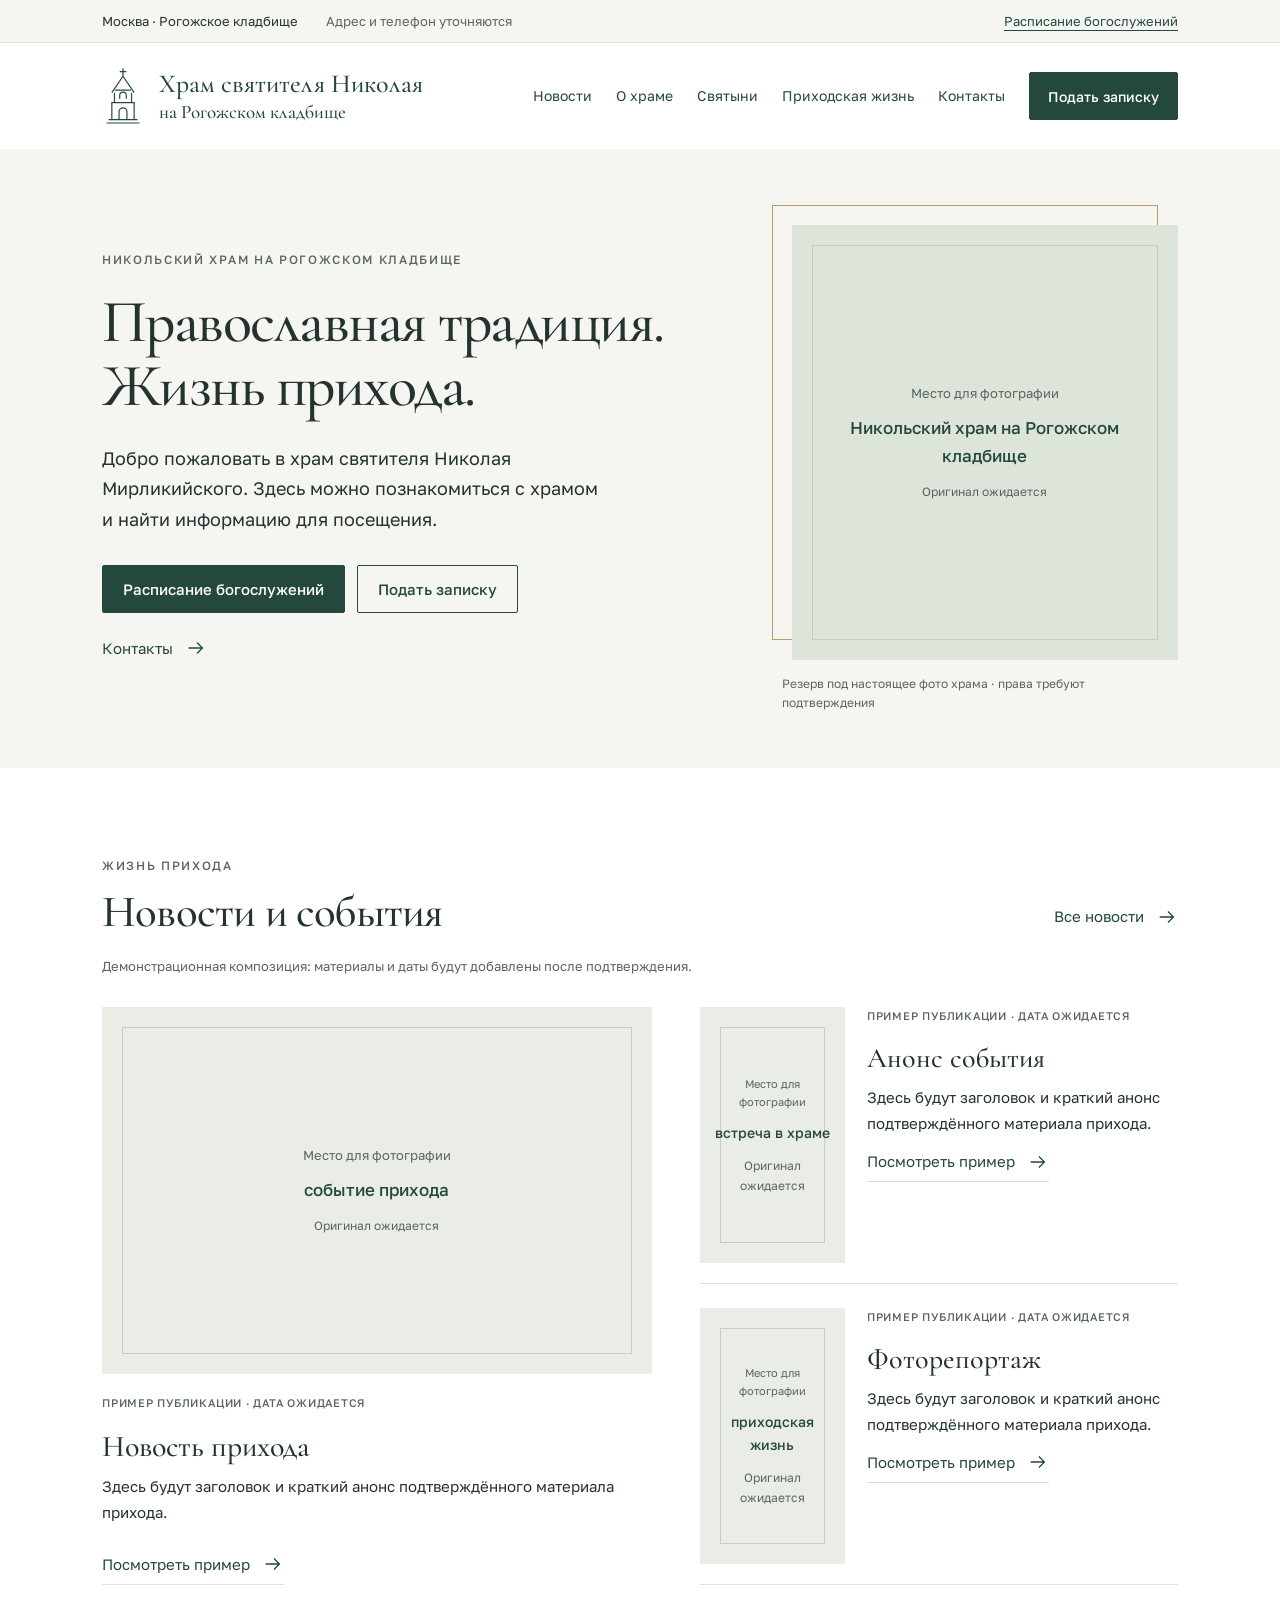
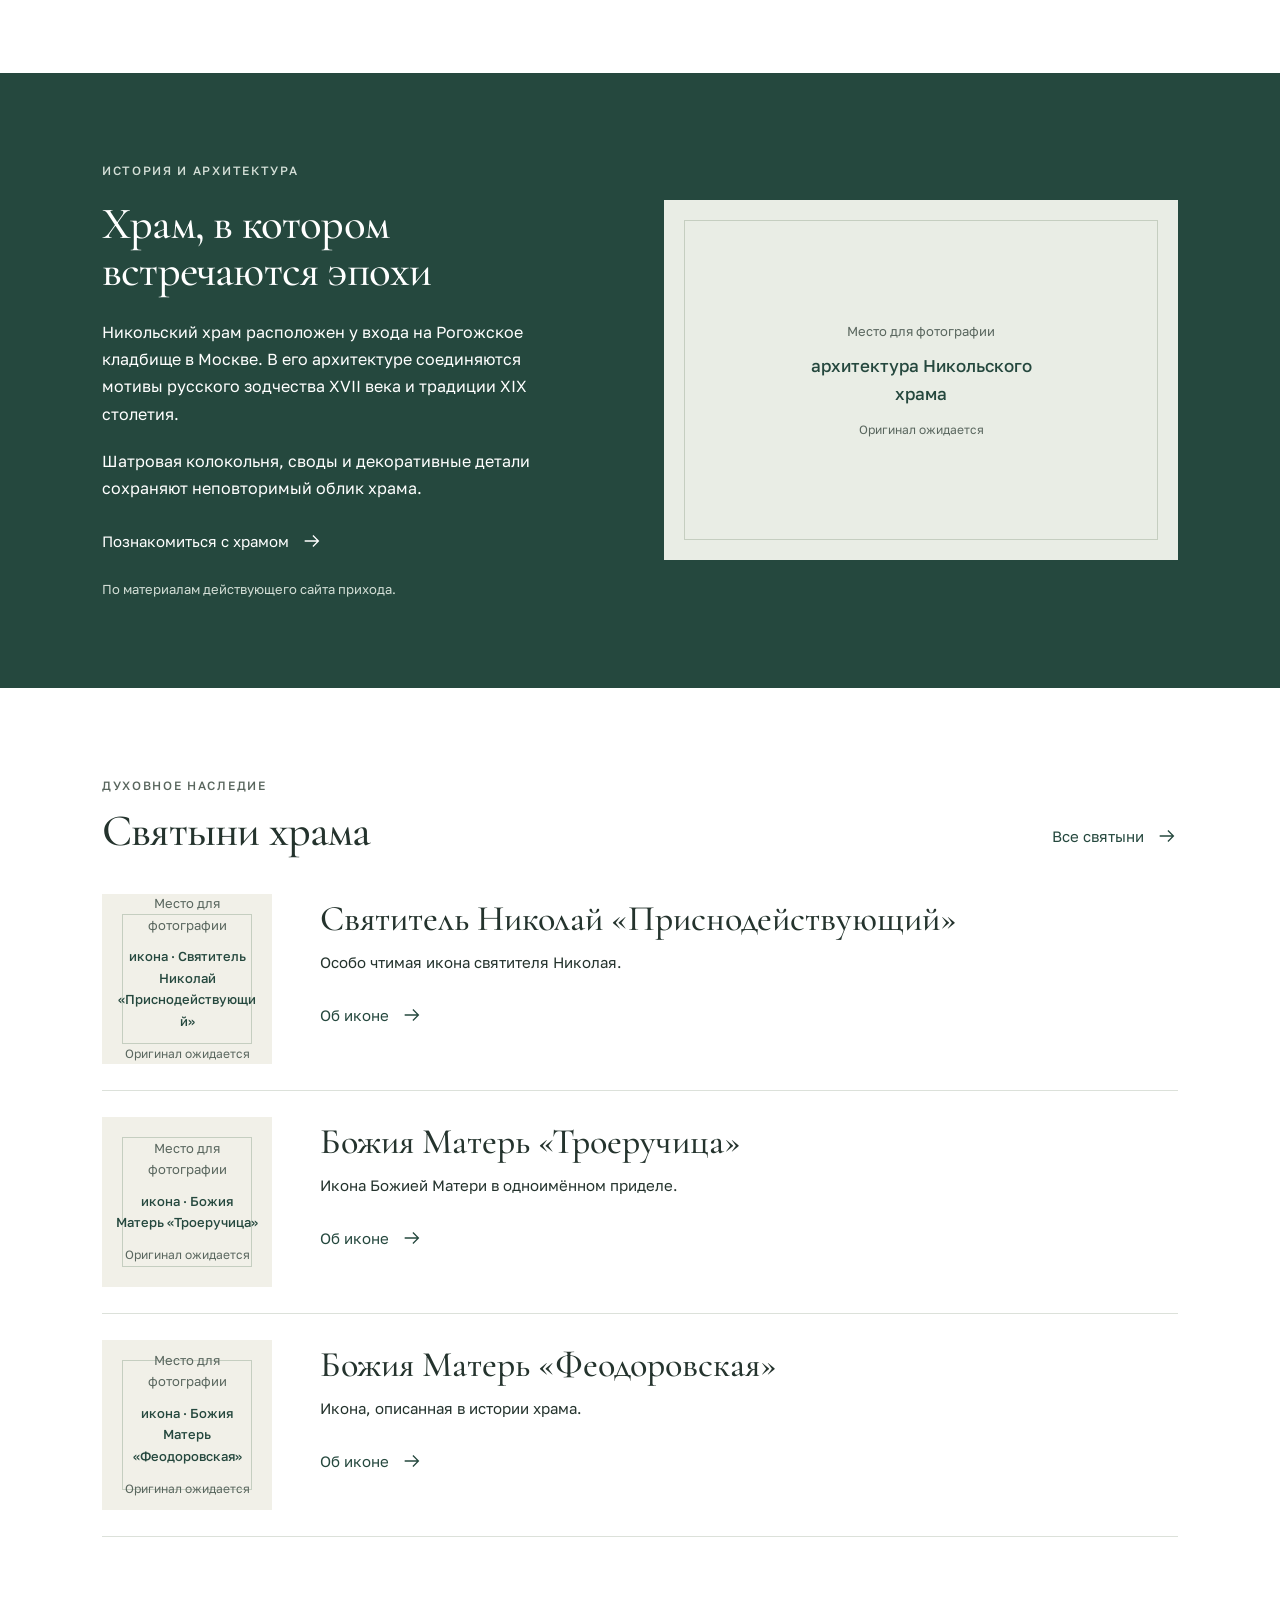
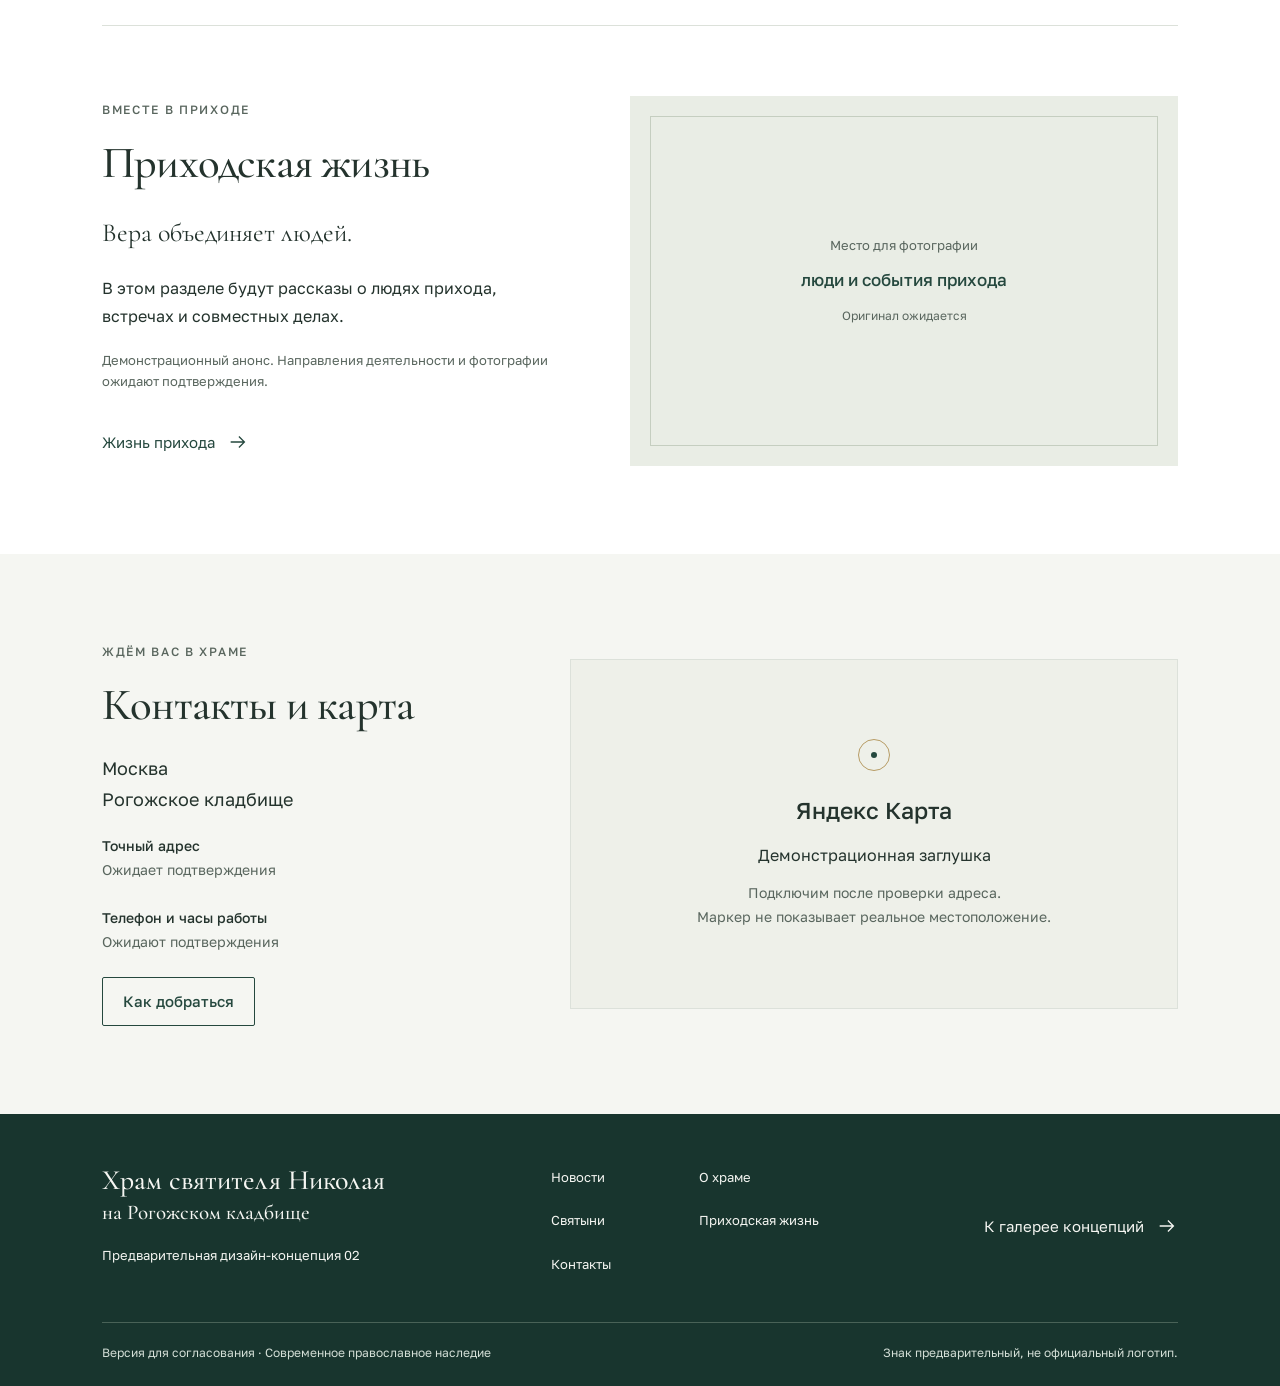
<file: concepts/concept-02.html>
<!doctype html>
<html lang="ru"><head><meta charset="utf-8"><meta name="viewport" content="width=device-width, initial-scale=1"><meta name="description" content="Дизайн-концепция главной страницы Никольского храма на Рогожском кладбище. Предварительная версия для согласования."><title>Современное православное наследие — Никольский храм</title><link rel="stylesheet" href="../css/bootstrap.min.css"><link rel="stylesheet" href="../css/fonts.css"><link rel="stylesheet" href="../css/concepts.css"><script defer src="../js/concepts.js"></script></head>
<body class="concept-02"><a class="skip-link" href="#main">Перейти к содержанию</a>
<header><div class="topbar"><div class="container topbar-inner"><span>Москва · Рогожское кладбище</span><span class="contact-pending">Адрес и телефон уточняются</span><button type="button" class="utility-link" data-page="Расписание богослужений" data-path="pages/schedule.html">Расписание богослужений</button></div></div>
<div class="container main-header"><a class="brand" href="#main" aria-label="Храм святителя Николая на Рогожском кладбище"><img src="../images/temple-mark.svg" alt="" width="42" height="58"><span>Храм святителя Николая<small>на Рогожском кладбище</small></span></a><button class="menu-toggle btn btn-outline-primary" aria-expanded="false" aria-controls="primary-nav">Меню</button><nav id="primary-nav" aria-label="Основная навигация"><a href="#news">Новости</a><a href="#about">О храме</a><a href="#shrines">Святыни</a><a href="#community">Приходская жизнь</a><a href="#contacts">Контакты</a><button type="button" class="btn btn-primary" data-page="Подать записку" data-path="pages/notes.html">Подать записку</button></nav></div></header>
<main id="main"><section class="hero"><div class="container"><div class="row align-items-center g-5"><div class="col-md-6 hero-copy"><p class="eyebrow">Никольский храм на Рогожском кладбище</p><h1>Православная традиция.<br>Жизнь прихода.</h1><p class="lead">Добро пожаловать в храм святителя Николая Мирликийского. Здесь можно познакомиться с храмом и найти информацию для посещения.</p><div class="hero-actions"><button type="button" class="btn btn-primary" data-page="Расписание богослужений" data-path="pages/schedule.html">Расписание богослужений</button><button type="button" class="btn btn-outline-primary" data-page="Подать записку" data-path="pages/notes.html">Подать записку</button><a class="text-link" href="#contacts">Контакты<svg class="arrow" viewBox="0 0 24 24" aria-hidden="true"><path d="M4 12h15m-6-6 6 6-6 6"/></svg></a></div></div><div class="col-md-6 hero-art"><div class="hero-frame"><div class="media-placeholder hero-media" role="img" aria-label="Место для фотографии: Никольский храм на Рогожском кладбище. Оригинал ожидается"><span class="media-line" aria-hidden="true"></span><span class="media-caption">Место для фотографии<br><strong>Никольский храм на Рогожском кладбище</strong><small>Оригинал ожидается</small></span></div></div><p class="photo-note">Резерв под настоящее фото храма · права требуют подтверждения</p></div></div></div></section>
<section id="news" class="section news-section"><div class="container"><div class="section-heading"><div><p class="eyebrow">Жизнь прихода</p><h2>Новости и события</h2></div><button type="button" class="text-link" data-page="Все новости" data-path="pages/news.html">Все новости<svg class="arrow" viewBox="0 0 24 24" aria-hidden="true"><path d="M4 12h15m-6-6 6 6-6 6"/></svg></button></div><p class="demo-note">Демонстрационная композиция: материалы и даты будут добавлены после подтверждения.</p><div class="news-layout"><article class="news-item"><div class="media-placeholder news-media" role="img" aria-label="Место для фотографии: событие прихода. Оригинал ожидается"><span class="media-line" aria-hidden="true"></span><span class="media-caption">Место для фотографии<br><strong>событие прихода</strong><small>Оригинал ожидается</small></span></div><div class="news-copy"><span class="eyebrow">Пример публикации · дата ожидается</span><h3>Новость прихода</h3><p>Здесь будут заголовок и краткий анонс подтверждённого материала прихода.</p><button type="button" class="text-link" data-page="Посмотреть пример" data-path="pages/news-article.html">Посмотреть пример<svg class="arrow" viewBox="0 0 24 24" aria-hidden="true"><path d="M4 12h15m-6-6 6 6-6 6"/></svg></button></div></article><article class="news-item"><div class="media-placeholder news-media" role="img" aria-label="Место для фотографии: встреча в храме. Оригинал ожидается"><span class="media-line" aria-hidden="true"></span><span class="media-caption">Место для фотографии<br><strong>встреча в храме</strong><small>Оригинал ожидается</small></span></div><div class="news-copy"><span class="eyebrow">Пример публикации · дата ожидается</span><h3>Анонс события</h3><p>Здесь будут заголовок и краткий анонс подтверждённого материала прихода.</p><button type="button" class="text-link" data-page="Посмотреть пример" data-path="pages/news-article.html">Посмотреть пример<svg class="arrow" viewBox="0 0 24 24" aria-hidden="true"><path d="M4 12h15m-6-6 6 6-6 6"/></svg></button></div></article><article class="news-item"><div class="media-placeholder news-media" role="img" aria-label="Место для фотографии: приходская жизнь. Оригинал ожидается"><span class="media-line" aria-hidden="true"></span><span class="media-caption">Место для фотографии<br><strong>приходская жизнь</strong><small>Оригинал ожидается</small></span></div><div class="news-copy"><span class="eyebrow">Пример публикации · дата ожидается</span><h3>Фоторепортаж</h3><p>Здесь будут заголовок и краткий анонс подтверждённого материала прихода.</p><button type="button" class="text-link" data-page="Посмотреть пример" data-path="pages/news-article.html">Посмотреть пример<svg class="arrow" viewBox="0 0 24 24" aria-hidden="true"><path d="M4 12h15m-6-6 6 6-6 6"/></svg></button></div></article></div></div></section>
<section id="about" class="section about-section"><div class="container"><div class="row align-items-center g-5"><div class="col-md-6 about-art"><div class="media-placeholder about-media" role="img" aria-label="Место для фотографии: архитектура Никольского храма. Оригинал ожидается"><span class="media-line" aria-hidden="true"></span><span class="media-caption">Место для фотографии<br><strong>архитектура Никольского храма</strong><small>Оригинал ожидается</small></span></div></div><div class="col-md-6 about-copy"><p class="eyebrow">История и архитектура</p><h2>Храм, в котором<br>встречаются эпохи</h2><p>Никольский храм расположен у входа на Рогожское кладбище в Москве. В его архитектуре соединяются мотивы русского зодчества XVII века и традиции XIX столетия.</p><p>Шатровая колокольня, своды и декоративные детали сохраняют неповторимый облик храма.</p><button type="button" class="text-link" data-page="Познакомиться с храмом" data-path="pages/about.html">Познакомиться с храмом<svg class="arrow" viewBox="0 0 24 24" aria-hidden="true"><path d="M4 12h15m-6-6 6 6-6 6"/></svg></button><p class="source-note">По материалам действующего сайта прихода.</p></div></div></div></section>
<section id="shrines" class="section shrine-section"><div class="container"><div class="section-heading"><div><p class="eyebrow">Духовное наследие</p><h2>Святыни храма</h2></div><button type="button" class="text-link" data-page="Все святыни" data-path="pages/shrines.html">Все святыни<svg class="arrow" viewBox="0 0 24 24" aria-hidden="true"><path d="M4 12h15m-6-6 6 6-6 6"/></svg></button></div><div class="shrine-layout"><article class="shrine-item"><div class="media-placeholder shrine-media" role="img" aria-label="Место для фотографии: икона · Святитель Николай «Приснодействующий». Оригинал ожидается"><span class="media-line" aria-hidden="true"></span><span class="media-caption">Место для фотографии<br><strong>икона · Святитель Николай «Приснодействующий»</strong><small>Оригинал ожидается</small></span></div><div><h3>Святитель Николай «Приснодействующий»</h3><p>Особо чтимая икона святителя Николая.</p><button type="button" class="text-link" data-page="Об иконе" data-path="pages/shrine.html">Об иконе<svg class="arrow" viewBox="0 0 24 24" aria-hidden="true"><path d="M4 12h15m-6-6 6 6-6 6"/></svg></button></div></article><article class="shrine-item"><div class="media-placeholder shrine-media" role="img" aria-label="Место для фотографии: икона · Божия Матерь «Троеручица». Оригинал ожидается"><span class="media-line" aria-hidden="true"></span><span class="media-caption">Место для фотографии<br><strong>икона · Божия Матерь «Троеручица»</strong><small>Оригинал ожидается</small></span></div><div><h3>Божия Матерь «Троеручица»</h3><p>Икона Божией Матери в одноимённом приделе.</p><button type="button" class="text-link" data-page="Об иконе" data-path="pages/shrine.html">Об иконе<svg class="arrow" viewBox="0 0 24 24" aria-hidden="true"><path d="M4 12h15m-6-6 6 6-6 6"/></svg></button></div></article><article class="shrine-item"><div class="media-placeholder shrine-media" role="img" aria-label="Место для фотографии: икона · Божия Матерь «Феодоровская». Оригинал ожидается"><span class="media-line" aria-hidden="true"></span><span class="media-caption">Место для фотографии<br><strong>икона · Божия Матерь «Феодоровская»</strong><small>Оригинал ожидается</small></span></div><div><h3>Божия Матерь «Феодоровская»</h3><p>Икона, описанная в истории храма.</p><button type="button" class="text-link" data-page="Об иконе" data-path="pages/shrine.html">Об иконе<svg class="arrow" viewBox="0 0 24 24" aria-hidden="true"><path d="M4 12h15m-6-6 6 6-6 6"/></svg></button></div></article></div></div></section>
<section id="community" class="section community-section"><div class="container"><div class="community-layout"><div class="community-copy"><p class="eyebrow">Вместе в приходе</p><h2>Приходская жизнь</h2><p class="lead">Вера объединяет людей.</p><p>В этом разделе будут рассказы о людях прихода, встречах и совместных делах.</p><p class="demo-note">Демонстрационный анонс. Направления деятельности и фотографии ожидают подтверждения.</p><button type="button" class="text-link" data-page="Жизнь прихода" data-path="pages/community.html">Жизнь прихода<svg class="arrow" viewBox="0 0 24 24" aria-hidden="true"><path d="M4 12h15m-6-6 6 6-6 6"/></svg></button></div><div class="media-placeholder community-media" role="img" aria-label="Место для фотографии: люди и события прихода. Оригинал ожидается"><span class="media-line" aria-hidden="true"></span><span class="media-caption">Место для фотографии<br><strong>люди и события прихода</strong><small>Оригинал ожидается</small></span></div></div></div></section>
<section id="contacts" class="section contacts-section"><div class="container"><div class="row g-5 align-items-center"><div class="col-md-5"><p class="eyebrow">Ждём вас в храме</p><h2>Контакты и карта</h2><p class="lead">Москва<br>Рогожское кладбище</p><dl><dt>Точный адрес</dt><dd>Ожидает подтверждения</dd><dt>Телефон и часы работы</dt><dd>Ожидают подтверждения</dd></dl><button type="button" class="btn btn-outline-primary" data-page="Как добраться" data-path="pages/contacts.html">Как добраться</button></div><div class="col-md-7"><div class="map-placeholder"><span class="map-cross" aria-hidden="true"></span><strong>Яндекс Карта</strong><p>Демонстрационная заглушка</p><small>Подключим после проверки адреса.<br>Маркер не показывает реальное местоположение.</small></div></div></div></div></section></main>
<footer><div class="container"><div class="footer-main"><div><p class="footer-brand">Храм святителя Николая<small>на Рогожском кладбище</small></p><p>Предварительная дизайн-концепция 02</p></div><nav aria-label="Навигация в подвале"><a href="#news">Новости</a><a href="#about">О храме</a><a href="#shrines">Святыни</a><a href="#community">Приходская жизнь</a><a href="#contacts">Контакты</a></nav><a class="text-link" href="index.html">К галерее концепций<svg class="arrow" viewBox="0 0 24 24" aria-hidden="true"><path d="M4 12h15m-6-6 6 6-6 6"/></svg></a></div><div class="footer-bottom"><span>Версия для согласования · Современное православное наследие</span><span>Знак предварительный, не официальный логотип.</span></div></div></footer>
<dialog class="page-dialog" aria-labelledby="dialog-title"><div class="dialog-top"><p class="eyebrow">Предварительная концепция</p><button class="dialog-close" aria-label="Закрыть диалог" type="button">Закрыть</button></div><h2 id="dialog-title">Раздел в подготовке</h2><p>Эта внутренняя страница будет разработана после выбора дизайн-концепции. Расписание, формы, отправка записок и публикации пока не подключены.</p><p class="planned-path"></p><button class="btn btn-primary dialog-close" type="button">Понятно</button></dialog></body></html>
</file>
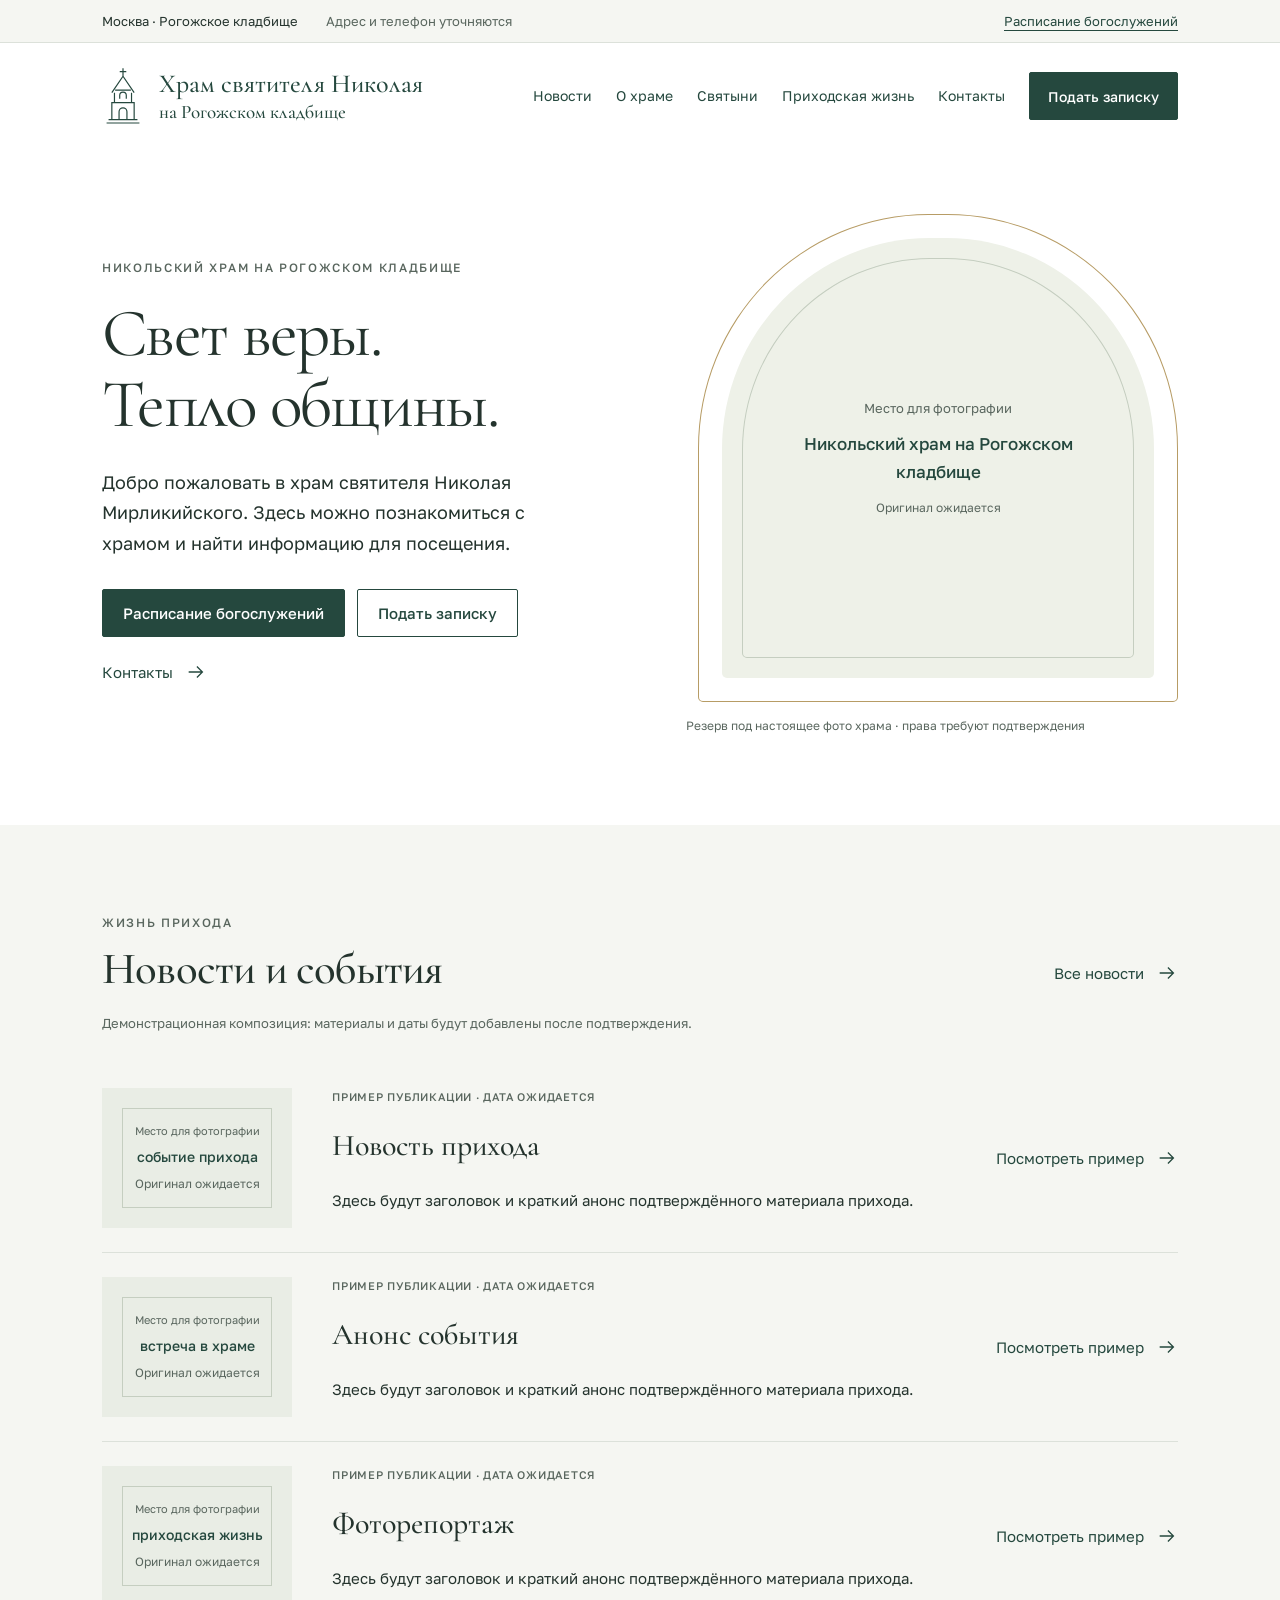
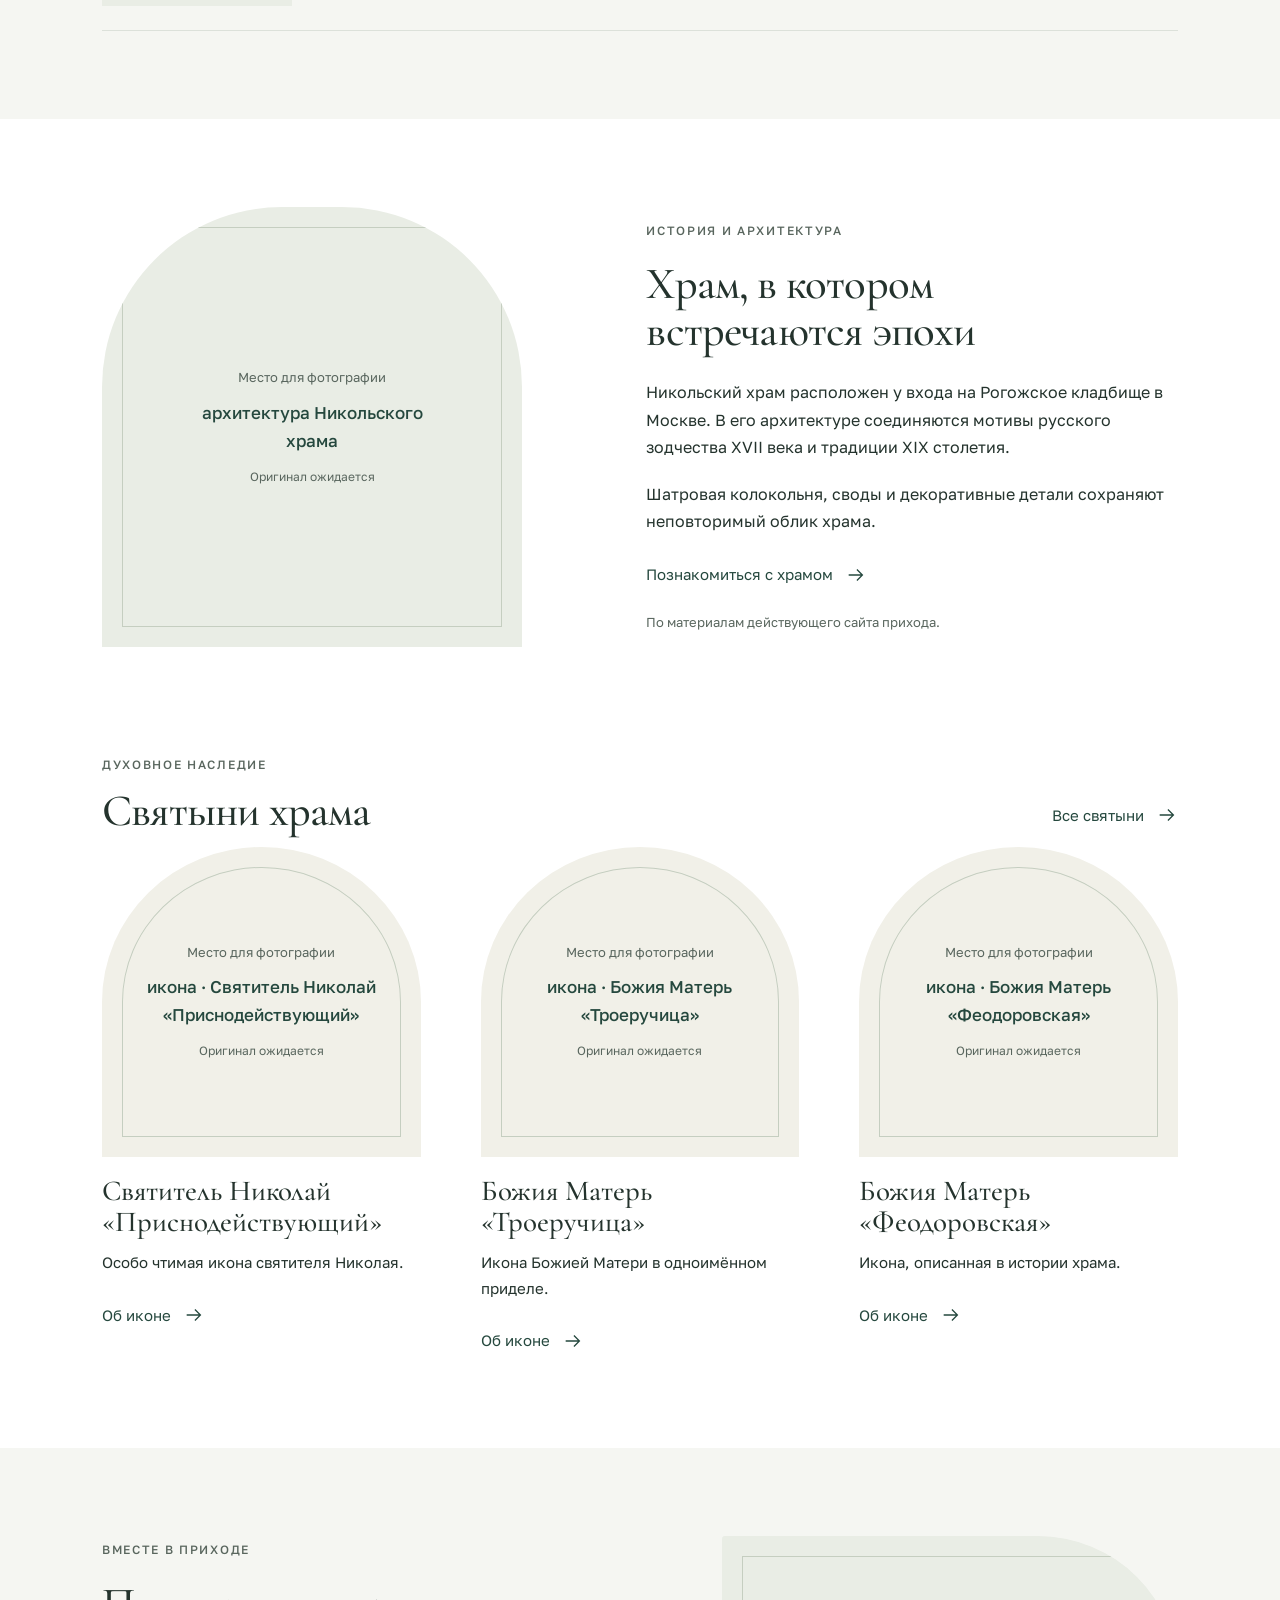
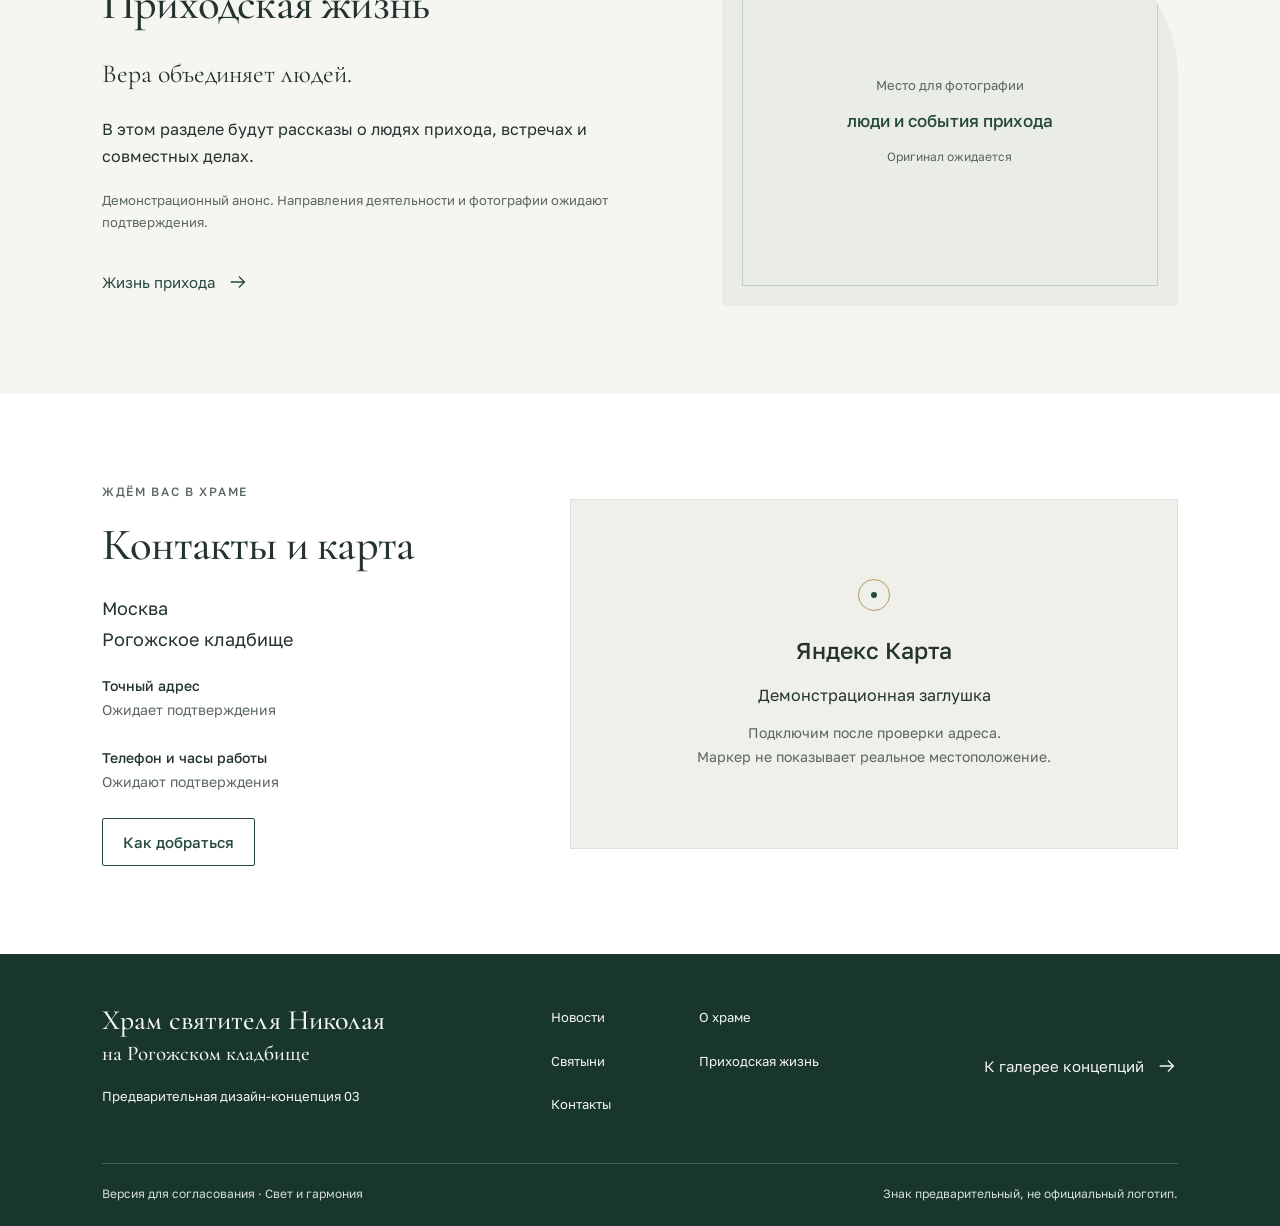
<file: concepts/concept-03.html>
<!doctype html>
<html lang="ru"><head><meta charset="utf-8"><meta name="viewport" content="width=device-width, initial-scale=1"><meta name="description" content="Дизайн-концепция главной страницы Никольского храма на Рогожском кладбище. Предварительная версия для согласования."><title>Свет и гармония — Никольский храм</title><link rel="stylesheet" href="../css/bootstrap.min.css"><link rel="stylesheet" href="../css/fonts.css"><link rel="stylesheet" href="../css/concepts.css"><script defer src="../js/concepts.js"></script></head>
<body class="concept-03"><a class="skip-link" href="#main">Перейти к содержанию</a>
<header><div class="topbar"><div class="container topbar-inner"><span>Москва · Рогожское кладбище</span><span class="contact-pending">Адрес и телефон уточняются</span><button type="button" class="utility-link" data-page="Расписание богослужений" data-path="pages/schedule.html">Расписание богослужений</button></div></div>
<div class="container main-header"><a class="brand" href="#main" aria-label="Храм святителя Николая на Рогожском кладбище"><img src="../images/temple-mark.svg" alt="" width="42" height="58"><span>Храм святителя Николая<small>на Рогожском кладбище</small></span></a><button class="menu-toggle btn btn-outline-primary" aria-expanded="false" aria-controls="primary-nav">Меню</button><nav id="primary-nav" aria-label="Основная навигация"><a href="#news">Новости</a><a href="#about">О храме</a><a href="#shrines">Святыни</a><a href="#community">Приходская жизнь</a><a href="#contacts">Контакты</a><button type="button" class="btn btn-primary" data-page="Подать записку" data-path="pages/notes.html">Подать записку</button></nav></div></header>
<main id="main"><section class="hero"><div class="container"><div class="row align-items-center g-5"><div class="col-md-6 hero-copy"><p class="eyebrow">Никольский храм на Рогожском кладбище</p><h1>Свет веры.<br>Тепло общины.</h1><p class="lead">Добро пожаловать в храм святителя Николая Мирликийского. Здесь можно познакомиться с храмом и найти информацию для посещения.</p><div class="hero-actions"><button type="button" class="btn btn-primary" data-page="Расписание богослужений" data-path="pages/schedule.html">Расписание богослужений</button><button type="button" class="btn btn-outline-primary" data-page="Подать записку" data-path="pages/notes.html">Подать записку</button><a class="text-link" href="#contacts">Контакты<svg class="arrow" viewBox="0 0 24 24" aria-hidden="true"><path d="M4 12h15m-6-6 6 6-6 6"/></svg></a></div></div><div class="col-md-6 hero-art"><div class="hero-frame"><div class="media-placeholder hero-media" role="img" aria-label="Место для фотографии: Никольский храм на Рогожском кладбище. Оригинал ожидается"><span class="media-line" aria-hidden="true"></span><span class="media-caption">Место для фотографии<br><strong>Никольский храм на Рогожском кладбище</strong><small>Оригинал ожидается</small></span></div></div><p class="photo-note">Резерв под настоящее фото храма · права требуют подтверждения</p></div></div></div></section>
<section id="news" class="section news-section"><div class="container"><div class="section-heading"><div><p class="eyebrow">Жизнь прихода</p><h2>Новости и события</h2></div><button type="button" class="text-link" data-page="Все новости" data-path="pages/news.html">Все новости<svg class="arrow" viewBox="0 0 24 24" aria-hidden="true"><path d="M4 12h15m-6-6 6 6-6 6"/></svg></button></div><p class="demo-note">Демонстрационная композиция: материалы и даты будут добавлены после подтверждения.</p><div class="news-layout"><article class="news-item"><div class="media-placeholder news-media" role="img" aria-label="Место для фотографии: событие прихода. Оригинал ожидается"><span class="media-line" aria-hidden="true"></span><span class="media-caption">Место для фотографии<br><strong>событие прихода</strong><small>Оригинал ожидается</small></span></div><div class="news-copy"><span class="eyebrow">Пример публикации · дата ожидается</span><h3>Новость прихода</h3><p>Здесь будут заголовок и краткий анонс подтверждённого материала прихода.</p><button type="button" class="text-link" data-page="Посмотреть пример" data-path="pages/news-article.html">Посмотреть пример<svg class="arrow" viewBox="0 0 24 24" aria-hidden="true"><path d="M4 12h15m-6-6 6 6-6 6"/></svg></button></div></article><article class="news-item"><div class="media-placeholder news-media" role="img" aria-label="Место для фотографии: встреча в храме. Оригинал ожидается"><span class="media-line" aria-hidden="true"></span><span class="media-caption">Место для фотографии<br><strong>встреча в храме</strong><small>Оригинал ожидается</small></span></div><div class="news-copy"><span class="eyebrow">Пример публикации · дата ожидается</span><h3>Анонс события</h3><p>Здесь будут заголовок и краткий анонс подтверждённого материала прихода.</p><button type="button" class="text-link" data-page="Посмотреть пример" data-path="pages/news-article.html">Посмотреть пример<svg class="arrow" viewBox="0 0 24 24" aria-hidden="true"><path d="M4 12h15m-6-6 6 6-6 6"/></svg></button></div></article><article class="news-item"><div class="media-placeholder news-media" role="img" aria-label="Место для фотографии: приходская жизнь. Оригинал ожидается"><span class="media-line" aria-hidden="true"></span><span class="media-caption">Место для фотографии<br><strong>приходская жизнь</strong><small>Оригинал ожидается</small></span></div><div class="news-copy"><span class="eyebrow">Пример публикации · дата ожидается</span><h3>Фоторепортаж</h3><p>Здесь будут заголовок и краткий анонс подтверждённого материала прихода.</p><button type="button" class="text-link" data-page="Посмотреть пример" data-path="pages/news-article.html">Посмотреть пример<svg class="arrow" viewBox="0 0 24 24" aria-hidden="true"><path d="M4 12h15m-6-6 6 6-6 6"/></svg></button></div></article></div></div></section>
<section id="about" class="section about-section"><div class="container"><div class="row align-items-center g-5"><div class="col-md-6 about-art"><div class="media-placeholder about-media" role="img" aria-label="Место для фотографии: архитектура Никольского храма. Оригинал ожидается"><span class="media-line" aria-hidden="true"></span><span class="media-caption">Место для фотографии<br><strong>архитектура Никольского храма</strong><small>Оригинал ожидается</small></span></div></div><div class="col-md-6 about-copy"><p class="eyebrow">История и архитектура</p><h2>Храм, в котором<br>встречаются эпохи</h2><p>Никольский храм расположен у входа на Рогожское кладбище в Москве. В его архитектуре соединяются мотивы русского зодчества XVII века и традиции XIX столетия.</p><p>Шатровая колокольня, своды и декоративные детали сохраняют неповторимый облик храма.</p><button type="button" class="text-link" data-page="Познакомиться с храмом" data-path="pages/about.html">Познакомиться с храмом<svg class="arrow" viewBox="0 0 24 24" aria-hidden="true"><path d="M4 12h15m-6-6 6 6-6 6"/></svg></button><p class="source-note">По материалам действующего сайта прихода.</p></div></div></div></section>
<section id="shrines" class="section shrine-section"><div class="container"><div class="section-heading"><div><p class="eyebrow">Духовное наследие</p><h2>Святыни храма</h2></div><button type="button" class="text-link" data-page="Все святыни" data-path="pages/shrines.html">Все святыни<svg class="arrow" viewBox="0 0 24 24" aria-hidden="true"><path d="M4 12h15m-6-6 6 6-6 6"/></svg></button></div><div class="shrine-layout"><article class="shrine-item"><div class="media-placeholder shrine-media" role="img" aria-label="Место для фотографии: икона · Святитель Николай «Приснодействующий». Оригинал ожидается"><span class="media-line" aria-hidden="true"></span><span class="media-caption">Место для фотографии<br><strong>икона · Святитель Николай «Приснодействующий»</strong><small>Оригинал ожидается</small></span></div><div><h3>Святитель Николай «Приснодействующий»</h3><p>Особо чтимая икона святителя Николая.</p><button type="button" class="text-link" data-page="Об иконе" data-path="pages/shrine.html">Об иконе<svg class="arrow" viewBox="0 0 24 24" aria-hidden="true"><path d="M4 12h15m-6-6 6 6-6 6"/></svg></button></div></article><article class="shrine-item"><div class="media-placeholder shrine-media" role="img" aria-label="Место для фотографии: икона · Божия Матерь «Троеручица». Оригинал ожидается"><span class="media-line" aria-hidden="true"></span><span class="media-caption">Место для фотографии<br><strong>икона · Божия Матерь «Троеручица»</strong><small>Оригинал ожидается</small></span></div><div><h3>Божия Матерь «Троеручица»</h3><p>Икона Божией Матери в одноимённом приделе.</p><button type="button" class="text-link" data-page="Об иконе" data-path="pages/shrine.html">Об иконе<svg class="arrow" viewBox="0 0 24 24" aria-hidden="true"><path d="M4 12h15m-6-6 6 6-6 6"/></svg></button></div></article><article class="shrine-item"><div class="media-placeholder shrine-media" role="img" aria-label="Место для фотографии: икона · Божия Матерь «Феодоровская». Оригинал ожидается"><span class="media-line" aria-hidden="true"></span><span class="media-caption">Место для фотографии<br><strong>икона · Божия Матерь «Феодоровская»</strong><small>Оригинал ожидается</small></span></div><div><h3>Божия Матерь «Феодоровская»</h3><p>Икона, описанная в истории храма.</p><button type="button" class="text-link" data-page="Об иконе" data-path="pages/shrine.html">Об иконе<svg class="arrow" viewBox="0 0 24 24" aria-hidden="true"><path d="M4 12h15m-6-6 6 6-6 6"/></svg></button></div></article></div></div></section>
<section id="community" class="section community-section"><div class="container"><div class="community-layout"><div class="community-copy"><p class="eyebrow">Вместе в приходе</p><h2>Приходская жизнь</h2><p class="lead">Вера объединяет людей.</p><p>В этом разделе будут рассказы о людях прихода, встречах и совместных делах.</p><p class="demo-note">Демонстрационный анонс. Направления деятельности и фотографии ожидают подтверждения.</p><button type="button" class="text-link" data-page="Жизнь прихода" data-path="pages/community.html">Жизнь прихода<svg class="arrow" viewBox="0 0 24 24" aria-hidden="true"><path d="M4 12h15m-6-6 6 6-6 6"/></svg></button></div><div class="media-placeholder community-media" role="img" aria-label="Место для фотографии: люди и события прихода. Оригинал ожидается"><span class="media-line" aria-hidden="true"></span><span class="media-caption">Место для фотографии<br><strong>люди и события прихода</strong><small>Оригинал ожидается</small></span></div></div></div></section>
<section id="contacts" class="section contacts-section"><div class="container"><div class="row g-5 align-items-center"><div class="col-md-5"><p class="eyebrow">Ждём вас в храме</p><h2>Контакты и карта</h2><p class="lead">Москва<br>Рогожское кладбище</p><dl><dt>Точный адрес</dt><dd>Ожидает подтверждения</dd><dt>Телефон и часы работы</dt><dd>Ожидают подтверждения</dd></dl><button type="button" class="btn btn-outline-primary" data-page="Как добраться" data-path="pages/contacts.html">Как добраться</button></div><div class="col-md-7"><div class="map-placeholder"><span class="map-cross" aria-hidden="true"></span><strong>Яндекс Карта</strong><p>Демонстрационная заглушка</p><small>Подключим после проверки адреса.<br>Маркер не показывает реальное местоположение.</small></div></div></div></div></section></main>
<footer><div class="container"><div class="footer-main"><div><p class="footer-brand">Храм святителя Николая<small>на Рогожском кладбище</small></p><p>Предварительная дизайн-концепция 03</p></div><nav aria-label="Навигация в подвале"><a href="#news">Новости</a><a href="#about">О храме</a><a href="#shrines">Святыни</a><a href="#community">Приходская жизнь</a><a href="#contacts">Контакты</a></nav><a class="text-link" href="index.html">К галерее концепций<svg class="arrow" viewBox="0 0 24 24" aria-hidden="true"><path d="M4 12h15m-6-6 6 6-6 6"/></svg></a></div><div class="footer-bottom"><span>Версия для согласования · Свет и гармония</span><span>Знак предварительный, не официальный логотип.</span></div></div></footer>
<dialog class="page-dialog" aria-labelledby="dialog-title"><div class="dialog-top"><p class="eyebrow">Предварительная концепция</p><button class="dialog-close" aria-label="Закрыть диалог" type="button">Закрыть</button></div><h2 id="dialog-title">Раздел в подготовке</h2><p>Эта внутренняя страница будет разработана после выбора дизайн-концепции. Расписание, формы, отправка записок и публикации пока не подключены.</p><p class="planned-path"></p><button class="btn btn-primary dialog-close" type="button">Понятно</button></dialog></body></html>
</file>
<file: css/fonts.css>
@font-face {
  font-family: 'Cormorant Garamond';
  font-style: normal;
  font-weight: 400;
  font-display: swap;
  src: url(../fonts/cormorant-400.ttf) format('truetype');
}
@font-face {
  font-family: 'Cormorant Garamond';
  font-style: normal;
  font-weight: 500;
  font-display: swap;
  src: url(../fonts/cormorant-500.ttf) format('truetype');
}
@font-face {
  font-family: 'Cormorant Garamond';
  font-style: normal;
  font-weight: 600;
  font-display: swap;
  src: url(../fonts/cormorant-600.ttf) format('truetype');
}
@font-face {
  font-family: 'Golos Text';
  font-style: normal;
  font-weight: 400;
  font-display: swap;
  src: url(../fonts/golos-400.ttf) format('truetype');
}
@font-face {
  font-family: 'Golos Text';
  font-style: normal;
  font-weight: 500;
  font-display: swap;
  src: url(../fonts/golos-500.ttf) format('truetype');
}
@font-face {
  font-family: 'Golos Text';
  font-style: normal;
  font-weight: 600;
  font-display: swap;
  src: url(../fonts/golos-600.ttf) format('truetype');
}
</file>
<file: css/concepts.css>
:root{--ink:#24332d;--muted:#59665e;--green:#25483e;--deep:#18352e;--gold:#b79c65;--soft:#f5f6f2;--line:#dce1da}*{box-sizing:border-box}body{font-family:'Golos Text',Arial,sans-serif;color:var(--ink);line-height:1.7;background:#fff}h1,h2,h3,.brand,.footer-brand{font-family:'Cormorant Garamond',Georgia,serif;font-weight:500;line-height:1.05}h1{font-size:clamp(42px,4.8vw,72px);letter-spacing:-.025em;margin:0 0 26px}h2{font-size:clamp(38px,3.5vw,52px);letter-spacing:-.018em;margin:0 0 24px}h3{font-size:30px;margin:18px 0 12px}p{margin-bottom:20px}a{color:var(--green);text-decoration:none}a:hover{color:var(--deep);text-decoration:underline}button{font:inherit}a,button{transition:background-color .18s,color .18s}button:focus-visible,a:focus-visible{outline:3px solid var(--green);outline-offset:4px}section{scroll-margin-top:20px}.container{padding-left:32px;padding-right:32px}.section{padding:88px 0}.eyebrow{text-transform:uppercase;font-size:12px;letter-spacing:.14em;font-weight:500;line-height:1.7;margin-bottom:20px;color:var(--muted)}.lead{font-size:18px;font-weight:400;line-height:1.7;max-width:500px}.topbar{background:var(--soft);font-size:13px;border-bottom:1px solid var(--line)}.topbar-inner{display:flex;align-items:center;gap:28px;padding-top:10px;padding-bottom:10px}.contact-pending{margin-right:auto;color:var(--muted)}.utility-link{border:0;background:none;padding:0;color:var(--green);text-decoration:underline;text-underline-offset:4px}.main-header{display:flex;justify-content:space-between;gap:24px;align-items:center;padding-top:24px;padding-bottom:24px}.brand{display:flex;gap:15px;align-items:center;font-size:26px;color:var(--green);flex-shrink:0}.brand:hover{text-decoration:none}.brand small{display:block;font-size:19px;margin-top:5px}.brand img{object-fit:contain}#primary-nav{display:flex;align-items:center;gap:24px;font-size:14px}#primary-nav a{white-space:nowrap}#primary-nav .btn{font-size:14px;padding:11px 18px;white-space:nowrap}.menu-toggle{display:none}.btn{font-size:15px;font-weight:500;border-radius:2px;min-height:48px;padding:12px 20px;line-height:1.5;white-space:normal}.btn-primary{--bs-btn-bg:var(--green);--bs-btn-border-color:var(--green);--bs-btn-hover-bg:var(--deep);--bs-btn-hover-border-color:var(--deep);--bs-btn-active-bg:var(--deep);--bs-btn-active-border-color:var(--deep);--bs-btn-disabled-bg:#68766e;--bs-btn-disabled-border-color:#68766e}.btn-outline-primary{--bs-btn-color:var(--green);--bs-btn-border-color:var(--green);--bs-btn-hover-bg:var(--green);--bs-btn-hover-border-color:var(--green);--bs-btn-active-bg:var(--deep);--bs-btn-active-border-color:var(--deep)}.text-link{display:inline-flex;align-items:center;gap:12px;color:var(--green);background:none;border:0;padding:8px 0;line-height:1.5;font-size:15px;text-align:left}.text-link:hover{text-decoration:underline;text-underline-offset:5px}.arrow{width:22px;height:22px;flex-shrink:0;fill:none;stroke:currentColor;stroke-width:1.4}.hero{padding:38px 0 72px}.hero .row{--bs-gutter-x:72px}.hero-copy{padding-top:20px;padding-bottom:20px}.hero-actions{display:flex;flex-wrap:wrap;gap:12px;margin-top:30px}.hero-actions .text-link{flex-basis:100%;margin-top:4px}.hero-frame{position:relative;padding:14px}.hero-frame:before{content:'';position:absolute;inset:0;border:1px solid var(--gold);border-radius:50% 50% 0 0}.media-placeholder{position:relative;background:#e9ede5;display:flex;align-items:center;justify-content:center;overflow:hidden;text-align:center;color:var(--muted);padding:28px;min-height:180px}.hero-media{height:490px;border-radius:50% 50% 0 0;background:#e2e8de}.media-line{position:absolute;inset:20px;border:1px solid #c5cec0}.hero-media .media-line{border-radius:50% 50% 0 0}.media-caption{position:relative;font-size:13px;line-height:1.65;max-width:270px}.media-caption strong{display:block;font-weight:500;margin-top:10px;font-size:17px;color:var(--green)}.media-caption small{display:block;margin-top:12px;font-size:12px}.photo-note{font-size:12px;color:var(--muted);margin:14px 10px 0;line-height:1.6}.section-heading{display:flex;justify-content:space-between;align-items:end;gap:20px;margin-bottom:12px}.section-heading h2{margin-bottom:0}.section-heading .eyebrow{margin-bottom:12px}.demo-note,.source-note{font-size:13px;line-height:1.65;color:var(--muted)}.demo-note{margin:20px 0 30px}.news-layout{display:grid;grid-template-columns:repeat(3,minmax(0,1fr));gap:32px}.news-media{aspect-ratio:3/2}.news-item .eyebrow{display:block;margin:20px 0 0;font-size:11px;letter-spacing:.07em}.news-item p{font-size:15px}.news-item h3{font-size:30px}.news-item .text-link{border-bottom:1px solid var(--line)}.about-section{background:var(--soft)}.about-media{height:420px}.about-copy{padding-left:60px}.source-note{margin:18px 0 0}.shrine-layout{display:grid;grid-template-columns:repeat(3,minmax(0,1fr));gap:48px}.shrine-media{height:285px;background:#f1f0e8}.shrine-item h3{font-size:29px;line-height:1.1}.shrine-item p{font-size:15px}.community-section{background:var(--soft)}.community-layout{display:grid;grid-template-columns:1fr 1.2fr;gap:72px;align-items:center}.community-media{height:370px}.community-copy .lead{font-size:26px;font-family:'Cormorant Garamond',Georgia,serif}.contacts-section dt{font-weight:500;font-size:14px;margin-top:18px}.contacts-section dd{color:var(--muted);font-size:14px;margin-bottom:24px}.map-placeholder{min-height:350px;background:#eef0e9;display:flex;flex-direction:column;justify-content:center;align-items:center;padding:32px;text-align:center;border:1px solid var(--line)}.map-placeholder strong{font-size:23px;font-weight:500}.map-placeholder p{margin:12px 0}.map-placeholder small{color:var(--muted)}.map-cross{width:32px;height:32px;border:1px solid var(--gold);border-radius:50%;margin-bottom:20px;position:relative}.map-cross:after{content:'';width:6px;height:6px;position:absolute;left:12px;top:12px;background:var(--green);border-radius:50%}footer{background:var(--deep);color:#f5f6f2;padding:52px 0 22px;font-size:13px}footer a,footer .text-link{color:#f5f6f2}footer a:hover{color:#fff}footer a:focus-visible{outline-color:#fff}.footer-main{display:flex;gap:56px;justify-content:space-between}.footer-brand{font-size:28px;margin:0 0 20px}.footer-brand small{display:block;font-size:21px;margin-top:7px}.footer-main nav{display:grid;grid-template-columns:1fr 1fr;gap:10px 28px}.footer-bottom{border-top:1px solid #496257;margin-top:36px;padding-top:20px;display:flex;justify-content:space-between;gap:24px;color:#d4dfd7;font-size:12px}.skip-link{position:fixed;left:20px;top:-100px;z-index:20;background:var(--green);color:#fff;padding:12px}.skip-link:focus{top:10px}.page-dialog{border:1px solid var(--line);width:min(580px,calc(100% - 32px));padding:32px;color:var(--ink);max-height:90vh;overflow-y:auto}.page-dialog::backdrop{background:#18352e88}.dialog-top{display:flex;gap:24px;justify-content:space-between}.dialog-close:not(.btn){border:0;background:none;color:var(--green);padding:0;align-self:flex-start}.planned-path{font-size:13px;overflow-wrap:anywhere}.page-dialog h2{font-size:38px}.page-dialog .eyebrow{font-size:11px}
/* Architectural elegance */
.concept-01 .news-section{border-top:1px solid var(--line)}.concept-01 .about-media{border-radius:0 140px 0 0}.concept-01 .community-layout{grid-template-columns:1fr 1.4fr}.concept-01 .community-media{border-radius:160px 0 0 0}
/* Contemporary Orthodox heritage */
.concept-02 .hero{background:var(--soft);padding-top:56px;padding-bottom:56px}.concept-02 h1{font-size:clamp(42px,4.7vw,70px)}.concept-02 .hero-copy{width:58.333%}.concept-02 .hero-art{width:41.667%}.concept-02 .hero-media{border-radius:0;height:435px;background:#dde4da}.concept-02 .hero-media .media-line{border-radius:0}.concept-02 .hero-frame{padding:20px 0 0 20px}.concept-02 .hero-frame:before{border-radius:0;inset:0 20px 20px 0}.concept-02 .news-layout{grid-template-columns:1.15fr 1fr;grid-template-rows:1fr 1fr;gap:24px 48px}.concept-02 .news-item:first-child{grid-row:span 2}.concept-02 .news-item:not(:first-child){display:grid;grid-template-columns:145px 1fr;gap:22px;border-bottom:1px solid var(--line);padding-bottom:20px}.concept-02 .news-item:not(:first-child) .news-media{height:100%;min-height:150px;aspect-ratio:auto;padding:12px}.concept-02 .news-item:not(:first-child) .media-caption strong{font-size:14px}.concept-02 .news-item:not(:first-child) .media-caption{font-size:11px}.concept-02 .news-item:not(:first-child) .eyebrow{margin-top:0}.concept-02 .news-item:not(:first-child) h3{font-size:28px}.concept-02 .news-item:not(:first-child) p{margin-bottom:6px}.concept-02 .about-section{background:var(--green);color:#fff}.concept-02 .about-section .eyebrow,.concept-02 .about-section .source-note{color:#d4dfd7}.concept-02 .about-section .text-link{color:#fff}.concept-02 .about-section .text-link:focus-visible{outline-color:white}.concept-02 .about-copy{order:-1;padding-left:24px;padding-right:60px}.concept-02 .about-media{height:360px}.concept-02 .shrine-layout{grid-template-columns:1fr;gap:0}.concept-02 .shrine-item{display:grid;grid-template-columns:170px 1fr;gap:48px;padding:26px 0;border-bottom:1px solid var(--line)}.concept-02 .shrine-media{height:170px;min-height:170px;padding:14px}.concept-02 .shrine-media .media-caption strong{font-size:13px}.concept-02 .shrine-item h3{font-size:36px;margin-top:5px}.concept-02 .community-section{background:white;padding-top:0}.concept-02 .community-layout{border-top:1px solid var(--line);padding-top:70px}.concept-02 .contacts-section{background:var(--soft)}
/* Light and harmony */
.concept-03 .hero{padding:65px 0 90px}.concept-03 .hero-copy{padding-right:50px}.concept-03 .hero-frame{padding:24px;max-width:480px;margin-left:auto}.concept-03 .hero-frame:before{border-radius:48% 48% 5px 5px}.concept-03 .hero-media{height:440px;border-radius:48% 48% 5px 5px;background:#eef1e8}.concept-03 .hero-media .media-line{border-radius:48% 48% 5px 5px}.concept-03 .hero h1{font-weight:400;font-size:clamp(44px,5.3vw,80px)}.concept-03 .news-section{background:var(--soft)}.concept-03 .news-layout{grid-template-columns:1fr;gap:0}.concept-03 .news-item{display:grid;grid-template-columns:190px 1fr;gap:40px;padding:24px 0;border-bottom:1px solid var(--line)}.concept-03 .news-media{min-height:140px;height:140px;aspect-ratio:auto}.concept-03 .news-item .eyebrow{margin-top:0}.concept-03 .news-item h3{margin-top:8px}.concept-03 .news-item p{margin-bottom:0}.concept-03 .news-copy{display:grid;grid-template-columns:1fr auto;column-gap:24px}.concept-03 .news-copy .eyebrow,.concept-03 .news-copy h3,.concept-03 .news-copy p{grid-column:1}.concept-03 .news-copy .text-link{grid-column:2;grid-row:1/4;align-self:center;border:0}.concept-03 .about-section{background:white}.concept-03 .about-art{width:41.667%}.concept-03 .about-copy{width:58.333%;padding-left:100px}.concept-03 .about-media{height:440px;border-radius:180px 180px 0 0}.concept-03 .shrine-section{padding-top:20px}.concept-03 .shrine-layout{gap:60px}.concept-03 .shrine-media{border-radius:50% 50% 0 0;height:310px}.concept-03 .shrine-media .media-line{border-radius:50% 50% 0 0}.concept-03 .community-layout{grid-template-columns:1.2fr 1fr}.concept-03 .community-media{border-radius:3px 140px 3px 3px}
/* Comparison gallery */
.gallery-hero{padding:64px 0 32px}.gallery-hero h1{font-size:clamp(44px,5vw,68px)}.gallery-intro{max-width:700px}.gallery-grid{display:grid;grid-template-columns:repeat(3,minmax(0,1fr));gap:32px;margin-top:36px}.concept-card{border-top:1px solid var(--gold);padding-top:20px}.concept-number{font-size:13px;letter-spacing:.12em;color:var(--muted)}.concept-card h2{font-size:34px;margin:14px 0;min-height:72px}.concept-card p{font-size:15px}.preview-link{display:block;background:var(--soft);margin-bottom:24px;overflow:hidden;border:1px solid var(--line)}.preview-link img{display:block;width:100%;aspect-ratio:1.35;object-fit:cover;object-position:top}.compare-section{padding-top:32px}.compare-controls{display:flex;flex-wrap:wrap;gap:12px;align-items:end;margin:24px 0}.compare-controls label{display:flex;flex-direction:column;gap:5px;font-size:14px}.compare-controls select{border:1px solid var(--line);padding:12px;color:var(--ink);background:#fff;min-height:48px}.compare-stage{overflow:auto;background:var(--soft);padding:24px;border:1px solid var(--line)}.compare-frame{width:100%;height:760px;border:1px solid var(--line);display:block;margin:0 auto;background:#fff}.gallery-footer{background:white;color:var(--muted);border-top:1px solid var(--line);padding:24px 0;margin-top:48px}.status-banner{border-left:2px solid var(--gold);padding:8px 0 8px 20px;color:var(--muted);font-size:14px}
@media(min-width:1400px){.container{max-width:1320px}}
@media(max-width:1199px){.main-header{position:relative;flex-wrap:wrap}.menu-toggle{display:block}#primary-nav{display:none;flex-basis:100%;flex-wrap:wrap;border-top:1px solid var(--line);padding-top:20px}#primary-nav.is-open{display:flex}.hero .row{--bs-gutter-x:40px}h1{font-size:clamp(42px,5.4vw,64px)}.hero-media{height:410px}.about-copy{padding-left:35px}.concept-03 .about-copy{padding-left:60px}.concept-02 .news-item:not(:first-child){grid-template-columns:110px 1fr;gap:16px}.footer-main{gap:32px}.gallery-grid{gap:24px}.concept-card h2{font-size:30px}}
@media(max-width:991px){.section{padding:60px 0}.container{padding-left:24px;padding-right:24px}.contact-pending{display:none}.topbar-inner{justify-content:space-between}.hero .row{--bs-gutter-x:30px}.hero-media,.concept-02 .hero-media,.concept-03 .hero-media{height:350px}.hero-actions .btn{width:100%}.hero{padding-bottom:50px}.hero-copy .eyebrow{font-size:10px}.news-layout,.shrine-layout{gap:24px}.shrine-media{height:230px}.community-layout{gap:40px}.community-media{height:330px}.concept-02 .news-layout{gap:24px}.concept-02 .news-item:not(:first-child){display:block}.concept-02 .news-item:not(:first-child) .news-media{display:none}.concept-02 .about-copy{padding-right:30px}.concept-03 .hero-copy{padding-right:20px}.concept-03 .about-copy{padding-left:40px}.concept-03 .shrine-layout{gap:28px}.footer-main{flex-wrap:wrap}.gallery-grid{grid-template-columns:1fr}.concept-card{display:grid;grid-template-columns:1fr 1fr;gap:0 32px}.concept-card .preview-link{grid-column:1;grid-row:1/6}.concept-card h2{min-height:0}.concept-card .btn{align-self:start;justify-self:start}.concept-card .concept-number{grid-column:2}.compare-frame{height:650px}}
@media(max-width:767px){.section{padding:44px 0}.hero,.concept-02 .hero,.concept-03 .hero{padding:28px 0 44px}.hero .row{--bs-gutter-y:24px}.hero-copy,.hero-art,.concept-02 .hero-copy,.concept-02 .hero-art,.concept-03 .about-art,.concept-03 .about-copy{width:100%}.hero-copy{padding-top:0}.hero-copy .eyebrow{font-size:11px}.hero-actions .btn{width:auto}.hero-frame,.concept-03 .hero-frame{max-width:520px;margin:0 auto}.hero-media,.concept-02 .hero-media,.concept-03 .hero-media{height:360px}.photo-note{text-align:center}.news-layout,.shrine-layout{grid-template-columns:1fr}.news-layout{gap:36px}.news-item h3{font-size:32px}.news-media{aspect-ratio:16/9;min-height:180px}.about-copy,.concept-02 .about-copy,.concept-03 .about-copy{padding:0 24px}.about-media,.concept-03 .about-media{height:330px}.community-layout,.concept-01 .community-layout,.concept-03 .community-layout{grid-template-columns:1fr;gap:28px}.community-media{height:280px}.shrine-media,.concept-03 .shrine-media{height:290px;max-width:420px}.section-heading{align-items:start}.section-heading .text-link{font-size:13px;flex-shrink:0}.concept-02 .news-layout{grid-template-columns:1fr}.concept-02 .news-item:first-child{grid-row:auto}.concept-02 .news-item:not(:first-child){display:grid;grid-template-columns:110px 1fr}.concept-02 .news-item:not(:first-child) .news-media{display:flex}.concept-02 .shrine-item{grid-template-columns:120px 1fr;gap:24px}.concept-02 .shrine-media{height:170px;min-height:170px}.concept-02 .shrine-item h3{font-size:28px}.concept-02 .community-section{padding-top:44px}.concept-02 .community-layout{padding-top:0;border:0}.concept-03 .news-item{grid-template-columns:130px 1fr;gap:24px}.concept-03 .news-copy{display:block}.concept-03 .news-media{height:160px;min-height:160px}.concept-03 .news-item h3{font-size:28px}.footer-main{display:block}.footer-main nav{margin:24px 0}.footer-bottom{flex-direction:column;gap:8px}.gallery-hero{padding:40px 0 20px}.compare-stage{padding:12px}.compare-controls{align-items:stretch}.compare-controls label{flex:1}.compare-controls select{max-width:100%}}
@media(max-width:575px){.container{padding-left:20px;padding-right:20px}.topbar-inner{align-items:start;gap:12px;font-size:11px}.topbar-inner .utility-link{max-width:145px;text-align:right}.main-header{padding-top:18px;padding-bottom:18px;gap:12px}.brand{font-size:22px;gap:10px}.brand small{font-size:16px}.brand img{width:30px;height:46px}.menu-toggle{padding:8px 12px;min-height:44px;font-size:13px}#primary-nav.is-open{display:flex;flex-direction:column;align-items:stretch;gap:0}#primary-nav a{padding:12px 0}#primary-nav .btn{margin-top:12px}.hero-actions .btn{width:100%}h1,.concept-02 h1,.concept-03 .hero h1{font-size:46px}h2{font-size:38px}.hero-media,.concept-02 .hero-media,.concept-03 .hero-media{height:325px}.hero-frame{padding:12px}.concept-03 .hero-frame{padding:18px}.hero .lead{font-size:16px}.section-heading{flex-direction:column;gap:4px}.eyebrow{font-size:11px}.shrine-layout{gap:36px}.about-media{height:290px}.map-placeholder{min-height:280px;padding:24px}.concept-02 .news-item:not(:first-child){grid-template-columns:1fr}.concept-02 .news-item:not(:first-child) .news-media{display:flex;aspect-ratio:16/9;min-height:180px}.concept-02 .shrine-item{grid-template-columns:1fr;gap:12px}.concept-02 .shrine-media{height:220px;width:100%}.concept-03 .news-item{grid-template-columns:1fr;gap:16px}.concept-03 .news-media{height:190px}.concept-03 .about-media{height:340px}.concept-card{display:block}.concept-card .preview-link{margin-top:20px}.concept-card h2{font-size:36px}.compare-controls label{flex-basis:100%}.compare-stage{padding:0}.compare-frame{height:650px}.page-dialog{padding:24px}.dialog-top{gap:12px}.page-dialog h2{font-size:32px}.community-copy .lead{font-size:24px}.footer-main nav{grid-template-columns:1fr}}
@media(max-width:359px){.container{padding-left:16px;padding-right:16px}.brand{font-size:19px}.brand small{font-size:14px}.brand img{width:26px}.main-header{gap:8px}.menu-toggle{font-size:12px;padding:8px 10px}h1,.concept-02 h1,.concept-03 .hero h1{font-size:42px}.hero-media,.concept-02 .hero-media,.concept-03 .hero-media{height:290px}.hero-actions .btn{font-size:14px;padding-left:12px;padding-right:12px}}
@media(prefers-reduced-motion:reduce){*,*::before,*::after{transition:none!important;scroll-behavior:auto!important}}
/* Intrinsic size and narrow gutter corrections verified in browser */
.news-item,.shrine-item,.news-copy,.media-placeholder,.media-caption,.concept-card{min-width:0}.media-caption{overflow-wrap:anywhere}.concept-03 .news-media{padding:14px}.concept-03 .news-media .media-caption{font-size:11px}.concept-03 .news-media .media-caption strong{font-size:14px;margin-top:5px}.concept-03 .news-media .media-caption small{margin-top:6px}
@media(max-width:575px){.row.g-5{--bs-gutter-x:32px}.main-header{flex-wrap:nowrap}.brand{flex:1;min-width:0;font-size:20px}.brand span{min-width:0}.brand small{font-size:14px}.menu-toggle{flex-shrink:0}.topbar-inner{flex-wrap:wrap}.topbar-inner>span{min-width:0}.gallery-grid{min-width:0}}
@media(max-width:359px){.brand{font-size:19px}.brand small{font-size:13px}.main-header{gap:8px}}
.news-media{width:100%}.compare-controls label{min-width:0}.compare-controls select{width:100%;min-width:0}
.preview-link img{height:auto}
@media(max-width:575px){.topbar-inner{display:grid;grid-template-columns:minmax(0,1fr) minmax(0,1fr);gap:12px}.topbar-inner .utility-link{max-width:none}}
.hero-actions a.btn:hover{text-decoration:none}
.concept-01 #primary-nav{gap:16px;font-size:13px}#primary-nav .nav-link-button{background:none;border:0;padding:0;color:var(--green);font:inherit;white-space:nowrap;text-align:left}#primary-nav .nav-link-button:hover{text-decoration:underline;text-underline-offset:4px}
@media(max-width:575px){#primary-nav .nav-link-button{padding:12px 0}}
.footer-main nav .text-link{padding:0;font-size:13px}.structure-review{padding:56px 0}.structure-review .hero-actions{margin-bottom:30px}.structure-links{display:flex;flex-wrap:wrap;gap:12px 28px;padding:20px 0 40px;font-size:14px}.structure-block{padding:40px 0;border-top:1px solid var(--line)}.structure-block h2{font-size:36px}.structure-block p{color:var(--muted)}.structure-shot{display:block;width:100%;height:auto;border:1px solid var(--line)}
@media(max-width:575px){.structure-review{padding:32px 0}.structure-block{padding:28px 0}.structure-block h2{font-size:30px}}

.concept-01 .community-links{display:flex;flex-wrap:wrap;align-items:flex-start;gap:12px 24px}.concept-01 .community-links .text-link{min-height:44px;max-width:100%}

.concept-01 .temple-photo{overflow:hidden;background:var(--soft)}.concept-01 .temple-photo img{display:block;width:100%;height:100%;object-fit:cover}.concept-01 .hero-media img{object-position:43% 50%}.concept-01 .about-media img{object-position:54% 50%}

.concept-01 .brand img{width:54px;height:52px;object-fit:contain;flex-shrink:0}.concept-01 .hero-frame-layered{padding:0;margin-left:-30px;margin-right:0}.concept-01 .hero-frame-layered:before{display:none}.hero-composition{display:block;width:100%;height:auto;overflow:visible}.concept-01 .hero-art{padding-left:18px}@media(max-width:767px){.concept-01 .hero-frame-layered{margin:0 auto;max-width:520px}.concept-01 .hero-art{padding-left:24px}}@media(max-width:575px){.concept-01 .brand img{width:42px;height:42px}.concept-01 .brand{gap:10px;font-size:21px}}
</file>
